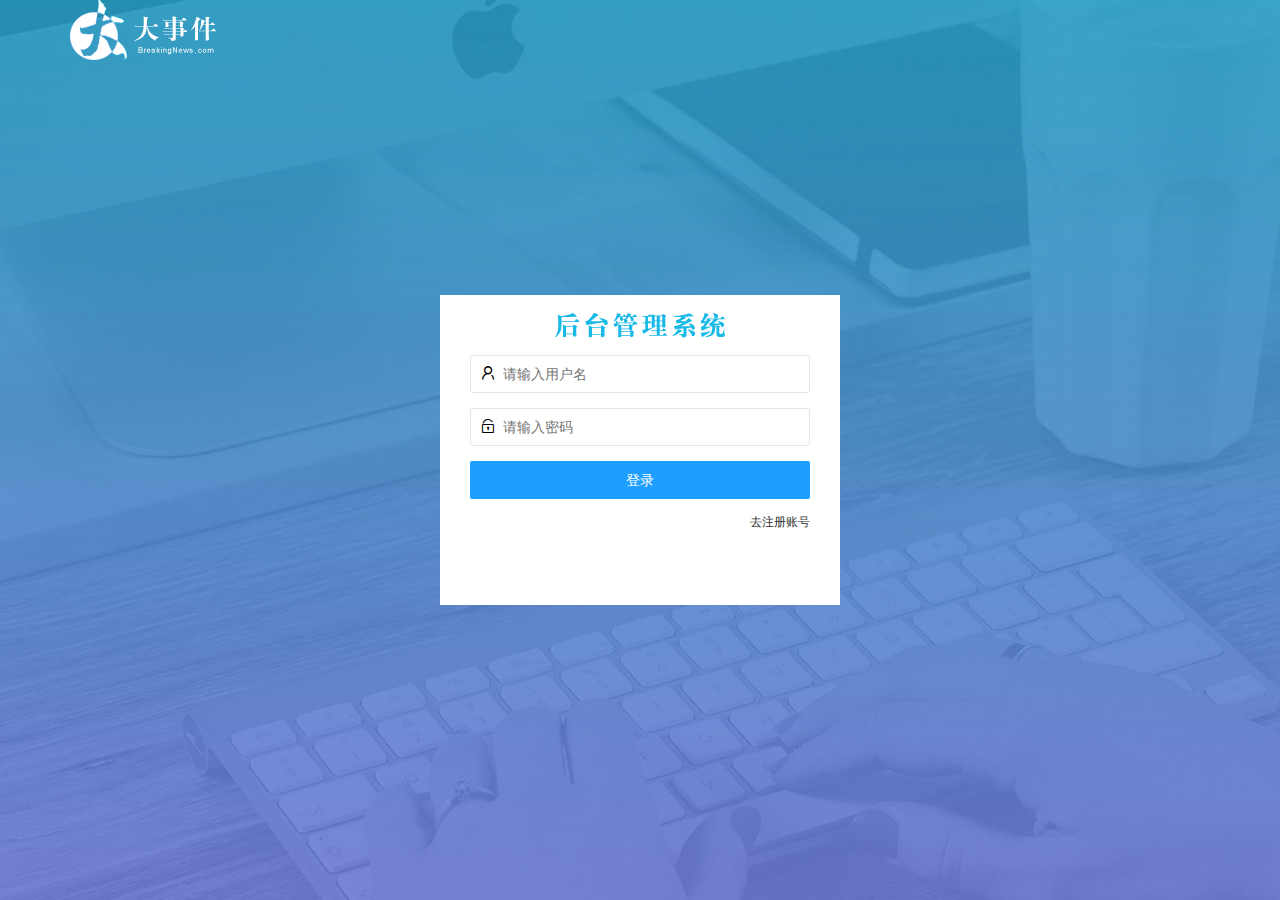
<file: login.html>
<!DOCTYPE html>
<html lang="en">

<head>
    <meta charset="UTF-8">
    <meta http-equiv="X-UA-Compatible" content="IE=edge">
    <meta name="viewport" content="width=device-width, initial-scale=1.0">
    <title>大事件-登录/注册</title>
    <!-- 导入Layui样式 -->
    <link rel="stylesheet" href="./assets/lib/layui/css/layui.css">
    <!-- 导入自己的样式 -->
    <link rel="stylesheet" href="./assets/css/login.css">

</head>


<body>
    <!-- 头部logo -->
    <div class="layui-main">
        <img src="./assets/images/logo.png" alt="">
    </div>

    <!-- 登录注册区域 -->
    <div class="loginAndRegBox">
        <div class="title-box"></div>
        <!-- 登录div -->
        <div class="login-box">
            <!-- 登录的表单 -->
            <form class="layui-form" id="form_login">
                <!-- 用户名 -->
                <div class="layui-form-item">
                    <i class="layui-icon layui-icon-username"></i>
                    <input type="text" name="username" required lay-verify="required" placeholder="请输入用户名" autocomplete="off" class="layui-input" />
                </div>
                <!-- 密码 -->
                <div class="layui-form-item">
                    <i class="layui-icon layui-icon-password"></i>
                    <input type="password" name="password" required lay-verify="required|pwd" placeholder="请输入密码" autocomplete="off" class="layui-input" />
                </div>
                <!-- 登录按钮 -->
                <div class="layui-form-item">
                    <!-- 注意：表单提交按钮和普通按钮的区别，就是 lay-submit 属性 -->
                    <button class="layui-btn layui-btn-fluid layui-btn-normal" lay-submit>登录</button>
                </div>
                <div class="layui-form-item links">
                    <a href="javascript:;" id="link_reg">去注册账号</a>
                </div>
            </form>
        </div>
        <!-- 注册div -->
        <div class="reg-box">
            <!-- 注册的表单 -->
            <form class="layui-form" id="form_reg">
                <!-- 用户名 -->
                <div class="layui-form-item">
                    <i class="layui-icon layui-icon-username"></i>
                    <input type="text" name="username" required lay-verify="required" placeholder="请输入用户名" autocomplete="off" class="layui-input" />
                </div>
                <!-- 密码 -->
                <div class="layui-form-item">
                    <i class="layui-icon layui-icon-password"></i>
                    <input type="password" name="password" required lay-verify="required|pwd" placeholder="请输入密码" autocomplete="off" class="layui-input" />
                </div>
                <!-- 确认密码 -->
                <div class="layui-form-item">
                    <i class="layui-icon layui-icon-password"></i>
                    <input type="password" name="repassword" required lay-verify="required|pwd|repwd" placeholder="请再次输入密码" autocomplete="off" class="layui-input" />
                </div>
                <!-- 注册按钮 -->
                <div class="layui-form-item">
                    <!-- 注意：表单提交按钮和普通按钮的区别，就是 lay-submit 属性 -->
                    <button class="layui-btn layui-btn-fluid layui-btn-normal" lay-submit>注册</button>
                </div>
                <div class="layui-form-item links">
                    <a href="javascript:;" id="link_login">去登录</a>
                </div>
            </form>

        </div>
    </div>

    <!-- 导入Layui的js文件 -->
    <script src="./assets/lib/layui/layui.all.js"></script>

    <!-- 导入jquery -->
    <script src="./assets/lib/jquery.js"></script>
    <!-- 导入自己封装的ajax地址js -->
    <script src="./assets/js/baseAPI.js"></script>
    <!-- 导入自己的javascript -->
    <script src="./assets/js/login.js"></script>
</body>

</html>
</file>
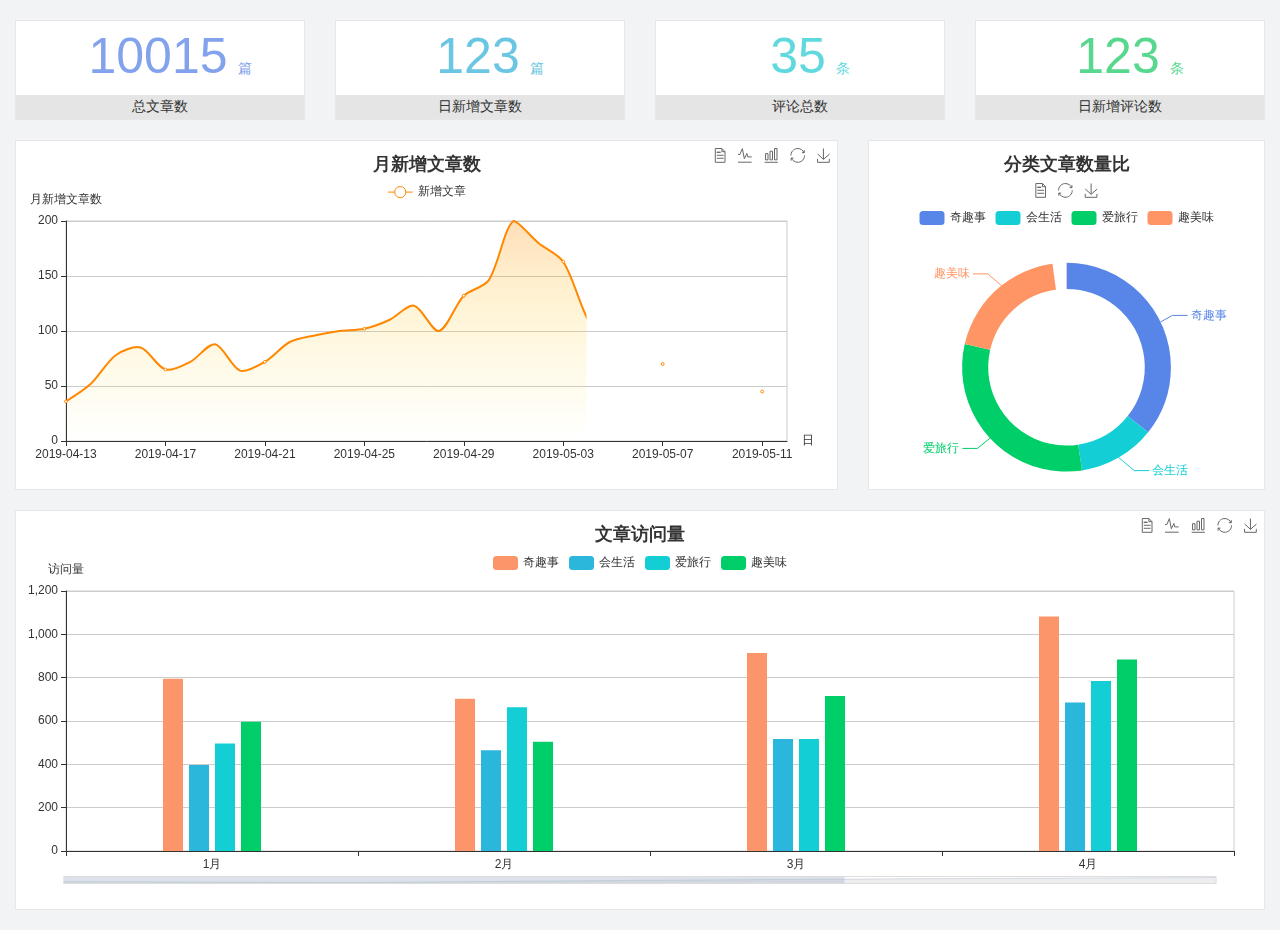
<file: home/dashboard.html>
<!DOCTYPE html>
<html lang="en">

<head>
  <meta charset="UTF-8">
  <meta name="viewport" content="width=device-width, initial-scale=1.0">
  <meta http-equiv="X-UA-Compatible" content="ie=edge">
  <title>图表统计</title>
  <link rel="stylesheet" href="../../assets/lib/bootstrap.css" />
  <link rel="stylesheet" href="../../assets/lib/main.css" />
  <script src="../../assets/lib/jquery.js"></script>
  <script type="text/javascript" src="../../assets/lib/echarts.min.js"></script>
</head>

<body>
  <div class="container-fluid">
    <div class="row spannel_list">
      <div class="col-sm-3 col-xs-6">
        <div class="spannel">
          <em>10015</em><span>篇</span>
          <b>总文章数</b>
        </div>
      </div>
      <div class="col-sm-3 col-xs-6">
        <div class="spannel scolor01">
          <em>123</em><span>篇</span>
          <b>日新增文章数</b>
        </div>
      </div>
      <div class="col-sm-3 col-xs-6">
        <div class="spannel scolor02">
          <em>35</em><span>条</span>
          <b>评论总数</b>
        </div>
      </div>
      <div class="col-sm-3 col-xs-6">
        <div class="spannel scolor03">
          <em>123</em><span>条</span>
          <b>日新增评论数</b>
        </div>
      </div>
    </div>
  </div>

  <div class="container-fluid">
    <div class="row curve-pie">
      <div class="col-lg-8 col-md-8">
        <div class="gragh_pannel" id="curve_show"></div>
      </div>
      <div class="col-lg-4 col-md-4">
        <div class="gragh_pannel" id="pie_show"></div>
      </div>
    </div>
  </div>

  <div class="container-fluid">
    <div class="column_pannel" id="column_show"></div>
  </div>

  <script>
    var oChart = echarts.init(document.getElementById('curve_show'));
    var aList_all = [
      { 'count': 36, 'date': '2019-04-13' },
      { 'count': 52, 'date': '2019-04-14' },
      { 'count': 78, 'date': '2019-04-15' },
      { 'count': 85, 'date': '2019-04-16' },
      { 'count': 65, 'date': '2019-04-17' },
      { 'count': 72, 'date': '2019-04-18' },
      { 'count': 88, 'date': '2019-04-19' },
      { 'count': 64, 'date': '2019-04-20' },
      { 'count': 72, 'date': '2019-04-21' },
      { 'count': 90, 'date': '2019-04-22' },
      { 'count': 96, 'date': '2019-04-23' },
      { 'count': 100, 'date': '2019-04-24' },
      { 'count': 102, 'date': '2019-04-25' },
      { 'count': 110, 'date': '2019-04-26' },
      { 'count': 123, 'date': '2019-04-27' },
      { 'count': 100, 'date': '2019-04-28' },
      { 'count': 132, 'date': '2019-04-29' },
      { 'count': 146, 'date': '2019-04-30' },
      { 'count': 200, 'date': '2019-05-01' },
      { 'count': 180, 'date': '2019-05-02' },
      { 'count': 163, 'date': '2019-05-03' },
      { 'count': 110, 'date': '2019-05-04' },
      { 'count': 80, 'date': '2019-05-05' },
      { 'count': 82, 'date': '2019-05-06' },
      { 'count': 70, 'date': '2019-05-07' },
      { 'count': 65, 'date': '2019-05-08' },
      { 'count': 54, 'date': '2019-05-09' },
      { 'count': 40, 'date': '2019-05-10' },
      { 'count': 45, 'date': '2019-05-11' },
      { 'count': 38, 'date': '2019-05-12' },
    ];

    let aCount = [];
    let aDate = [];

    for (var i = 0; i < aList_all.length; i++) {
      aCount.push(aList_all[i].count);
      aDate.push(aList_all[i].date);
    }

    var chartopt = {
      title: {
        text: '月新增文章数',
        left: 'center',
        top: '10'
      },
      tooltip: {
        trigger: 'axis'
      },
      legend: {
        data: ['新增文章'],
        top: '40'
      },
      toolbox: {
        show: true,
        feature: {
          mark: { show: true },
          dataView: { show: true, readOnly: false },
          magicType: { show: true, type: ['line', 'bar'] },
          restore: { show: true },
          saveAsImage: { show: true }
        }
      },
      calculable: true,
      xAxis: [
        {
          name: '日',
          type: 'category',
          boundaryGap: false,
          data: aDate
        }
      ],
      yAxis: [
        {
          name: '月新增文章数',
          type: 'value'
        }
      ],
      series: [
        {
          name: '新增文章',
          type: 'line',
          smooth: true,
          itemStyle: { normal: { areaStyle: { type: 'default' }, color: '#f80' }, lineStyle: { color: '#f80' } },
          data: aCount
        }],
      areaStyle: {
        normal: {
          color: new echarts.graphic.LinearGradient(0, 0, 0, 1, [{
            offset: 0,
            color: 'rgba(255,136,0,0.39)'
          }, {
            offset: .34,
            color: 'rgba(255,180,0,0.25)'
          }, {
            offset: 1,
            color: 'rgba(255,222,0,0.00)'
          }])

        }
      },
      grid: {
        show: true,
        x: 50,
        x2: 50,
        y: 80,
        height: 220
      }
    };

    oChart.setOption(chartopt);


    var oPie = echarts.init(document.getElementById('pie_show'));
    var oPieopt =
    {
      title: {
        top: 10,
        text: '分类文章数量比',
        x: 'center'
      },
      tooltip: {
        trigger: 'item',
        formatter: "{a} <br/>{b} : {c} ({d}%)"
      },
      color: ['#5885e8', '#13cfd5', '#00ce68', '#ff9565'],
      legend: {
        x: 'center',
        top: 65,
        data: ['奇趣事', '会生活', '爱旅行', '趣美味']
      },
      toolbox: {
        show: true,
        x: 'center',
        top: 35,
        feature: {
          mark: { show: true },
          dataView: { show: true, readOnly: false },
          magicType: {
            show: true,
            type: ['pie', 'funnel'],
            option: {
              funnel: {
                x: '25%',
                width: '50%',
                funnelAlign: 'left',
                max: 1548
              }
            }
          },
          restore: { show: true },
          saveAsImage: { show: true }
        }
      },
      calculable: true,
      series: [
        {
          name: '访问来源',
          type: 'pie',
          radius: ['45%', '60%'],
          center: ['50%', '65%'],
          data: [
            { value: 300, name: '奇趣事' },
            { value: 100, name: '会生活' },
            { value: 260, name: '爱旅行' },
            { value: 180, name: '趣美味' }
          ]
        }
      ]
    };
    oPie.setOption(oPieopt);



    var oColumn = this.echarts.init(document.getElementById('column_show'));
    var oColumnopt =
    {
      title: {
        text: '文章访问量',
        left: 'center',
        top: '10'
      },
      tooltip: {
        trigger: 'axis'
      },
      legend: {
        data: ['奇趣事', '会生活', '爱旅行', '趣美味'],
        top: '40'
      },
      toolbox: {
        show: true,
        feature: {
          mark: { show: true },
          dataView: { show: true, readOnly: false },
          magicType: { show: true, type: ['line', 'bar'] },
          restore: { show: true },
          saveAsImage: { show: true }
        }
      },
      calculable: true,
      xAxis: [
        {
          type: 'category',
          data: ['1月', '2月', '3月', '4月', '5月']
        }
      ],
      yAxis: [
        {
          name: '访问量',
          type: 'value'
        }
      ],
      series: [
        {
          name: '奇趣事',
          type: 'bar',
          barWidth: 20,
          itemStyle: {
            normal: { areaStyle: { type: 'default' }, color: '#fd956a' }
          },
          data: [800, 708, 920, 1090, 1200]
        },
        {
          name: '会生活',
          type: 'bar',
          barWidth: 20,
          itemStyle: {
            normal: { areaStyle: { type: 'default' }, color: '#2bb6db' }
          },
          data: [400, 468, 520, 690, 800]
        },
        {
          name: '爱旅行',
          type: 'bar',
          barWidth: 20,
          itemStyle: {
            normal: { areaStyle: { type: 'default' }, color: '#13cfd5' }
          },
          data: [500, 668, 520, 790, 900]
        },
        {
          name: '趣美味',
          type: 'bar',
          barWidth: 20,
          itemStyle: {
            normal: { areaStyle: { type: 'default' }, color: '#00ce68' }
          },
          data: [600, 508, 720, 890, 1000]
        }
      ],
      grid: {
        show: true,
        x: 50,
        x2: 30,
        y: 80,
        height: 260
      },
      dataZoom: [//给x轴设置滚动条
        {
          start: 0,//默认为0
          end: 100 - 1000 / 31,//默认为100
          type: 'slider',
          show: true,
          xAxisIndex: [0],
          handleSize: 0,//滑动条的 左右2个滑动条的大小
          height: 8,//组件高度
          left: 45, //左边的距离
          right: 50,//右边的距离
          bottom: 26,//右边的距离
          handleColor: '#ddd',//h滑动图标的颜色
          handleStyle: {
            borderColor: "#cacaca",
            borderWidth: "1",
            shadowBlur: 2,
            background: "#ddd",
            shadowColor: "#ddd",
          }
        }]
    };
    oColumn.setOption(oColumnopt);
  </script>
</body>

</html>
</file>
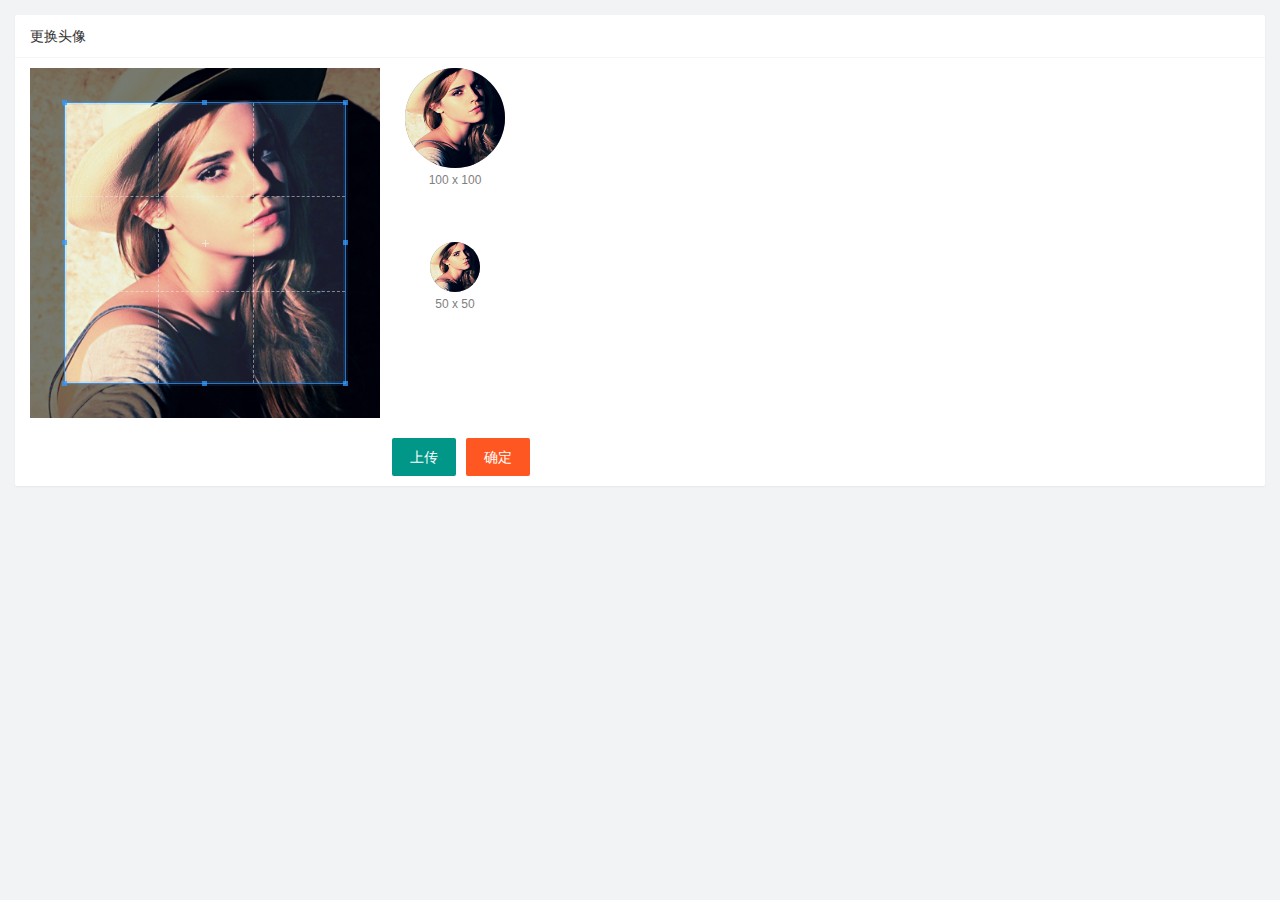
<file: user/user_avatar.html>
<!DOCTYPE html>
<html lang="en">

<head>
    <meta charset="UTF-8">
    <meta http-equiv="X-UA-Compatible" content="IE=edge">
    <meta name="viewport" content="width=device-width, initial-scale=1.0">
    <title>Document</title>
    <link rel="stylesheet" href="../assets/lib/layui/css/layui.css">
    <link rel="stylesheet" href="/assets/lib/cropper/cropper.css" />
    <link rel="stylesheet" href="../assets/css/user/user_avatar.css">

</head>

<body>
    <!-- 卡片区域 -->
    <div class="layui-card">
        <div class="layui-card-header">更换头像</div>
        <div class="layui-card-body">
            <!-- 第一行的图片裁剪和预览区域 -->
            <div class="row1">
                <!-- 图片裁剪区域 -->
                <div class="cropper-box">
                    <!-- 这个 img 标签很重要，将来会把它初始化为裁剪区域 -->
                    <img id="image" src="/assets/images/sample.jpg" />
                </div>
                <!-- 图片的预览区域 -->
                <div class="preview-box">
                    <div>
                        <!-- 宽高为 100px 的预览区域 -->
                        <div class="img-preview w100"></div>
                        <p class="size">100 x 100</p>
                    </div>
                    <div>
                        <!-- 宽高为 50px 的预览区域 -->
                        <div class="img-preview w50"></div>
                        <p class="size">50 x 50</p>
                    </div>
                </div>
            </div>

            <!-- 第二行的按钮区域 -->
            <div class="row2">
                <input type="file" id="file" accept="image/png,image/jpeg">
                <button type="button" class="layui-btn" id="btnChooseImage">上传</button>
                <button type="button" class="layui-btn layui-btn-danger" id="btnUpload">确定</button>
            </div>
        </div>
    </div>

    <script src="/assets/lib/layui/layui.all.js"></script>
    <script src="/assets/lib/jquery.js"></script>
    <script src="/assets/lib/cropper/Cropper.js"></script>
    <script src="/assets/lib/cropper/jquery-cropper.js"></script>
    <script src="/assets/js/user_avatar.js"></script>
</body>

</html>
</file>
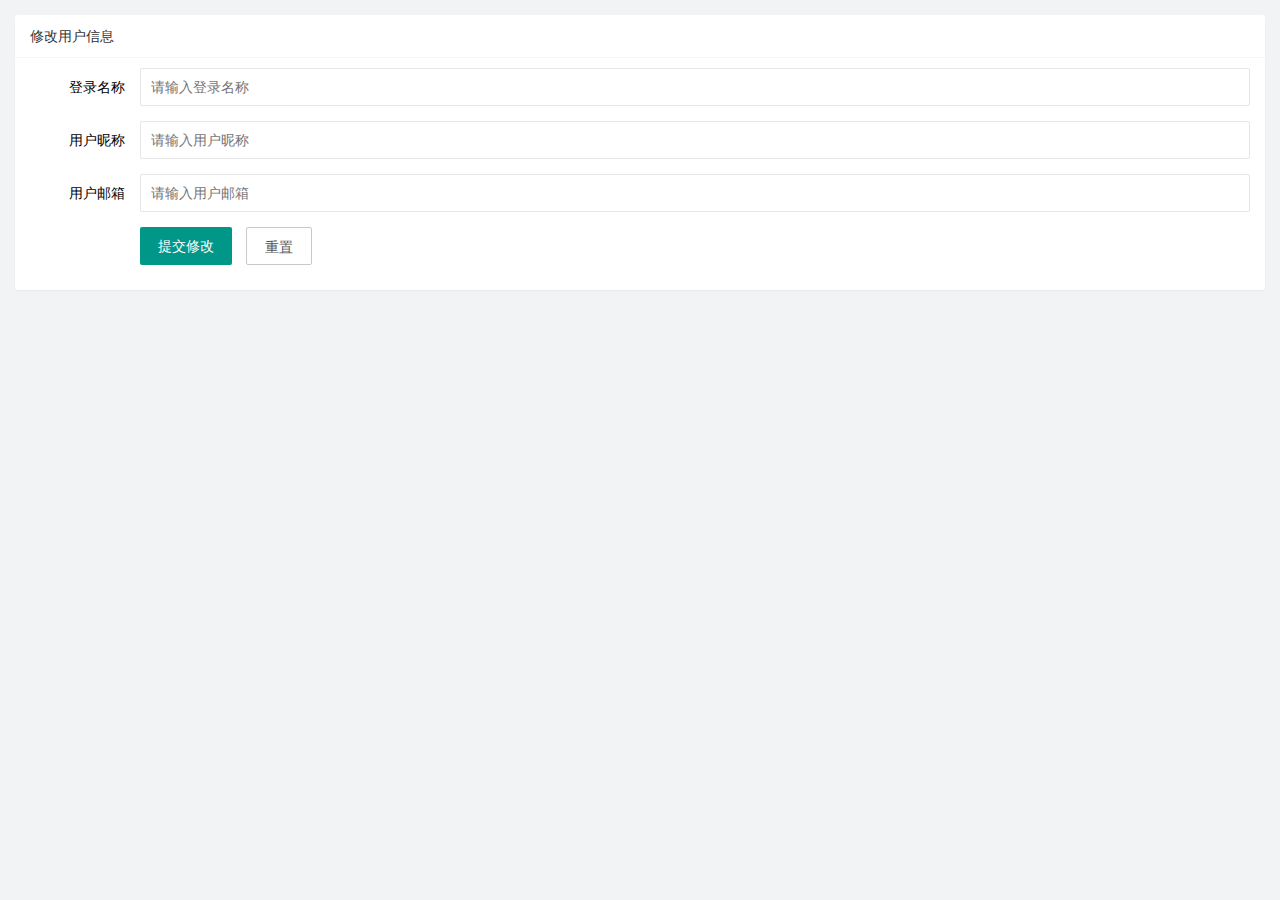
<file: user/user_info.html>
<!DOCTYPE html>
<html lang="en">

<head>
    <meta charset="UTF-8">
    <meta http-equiv="X-UA-Compatible" content="IE=edge">
    <meta name="viewport" content="width=device-width, initial-scale=1.0">
    <title>Document</title>
    <!-- 导入layui。css -->
    <link rel="stylesheet" href="../assets/lib/layui/css/layui.css">
    <!-- 导入自己css -->
    <link rel="stylesheet" href="../assets/css/user/user_info.css">
</head>

<body>
    <!-- 卡片区域 -->
    <div class="layui-card">
        <div class="layui-card-header">修改用户信息</div>
        <div class="layui-card-body">
            <!-- form 表单区域 -->
            <form class="layui-form" lay-filter="formUserInfo">
                <!-- 这是隐藏域 -->
                <input type="hidden" name="id" value="" />
                <div class="layui-form-item">
                    <label class="layui-form-label">登录名称</label>
                    <div class="layui-input-block">
                        <input type="text" name="username" required lay-verify="required" placeholder="请输入登录名称" autocomplete="off" class="layui-input" readonly />
                    </div>
                </div>
                <div class="layui-form-item">
                    <label class="layui-form-label">用户昵称</label>
                    <div class="layui-input-block">
                        <input type="text" name="nickname" required lay-verify="required|nickname" placeholder="请输入用户昵称" autocomplete="off" class="layui-input" />
                    </div>
                </div>
                <div class="layui-form-item"> <label class="layui-form-label">用户邮箱</label>
                    <div class="layui-input-block">
                        <input type="text" name="email" required lay-verify="required|email" placeholder="请输入用户邮箱" autocomplete="off" class="layui-input" />
                    </div>
                </div>
                <div class="layui-form-item">
                    <div class="layui-input-block">
                        <button class="layui-btn" lay-submit lay-filter="formDemo">提交修改</button>
                        <button type="reset" class="layui-btn layui-btn-primary" id="btnReset">重置</button>
                    </div>
                </div>
            </form>
        </div>
    </div>

    <!-- 导入layul.js -->
    <script src="../assets/lib/layui/layui.all.js"></script>
    <!-- 导入jquery.js -->
    <script src="../assets/lib/jquery.js"></script>
    <!-- 导入baseAPI -->
    <script src="../assets/js/baseAPI.js"></script>
    <!-- 导入user_info.js -->
    <script src="../assets/js/user_info.js"></script>

</body>

</html>
</file>
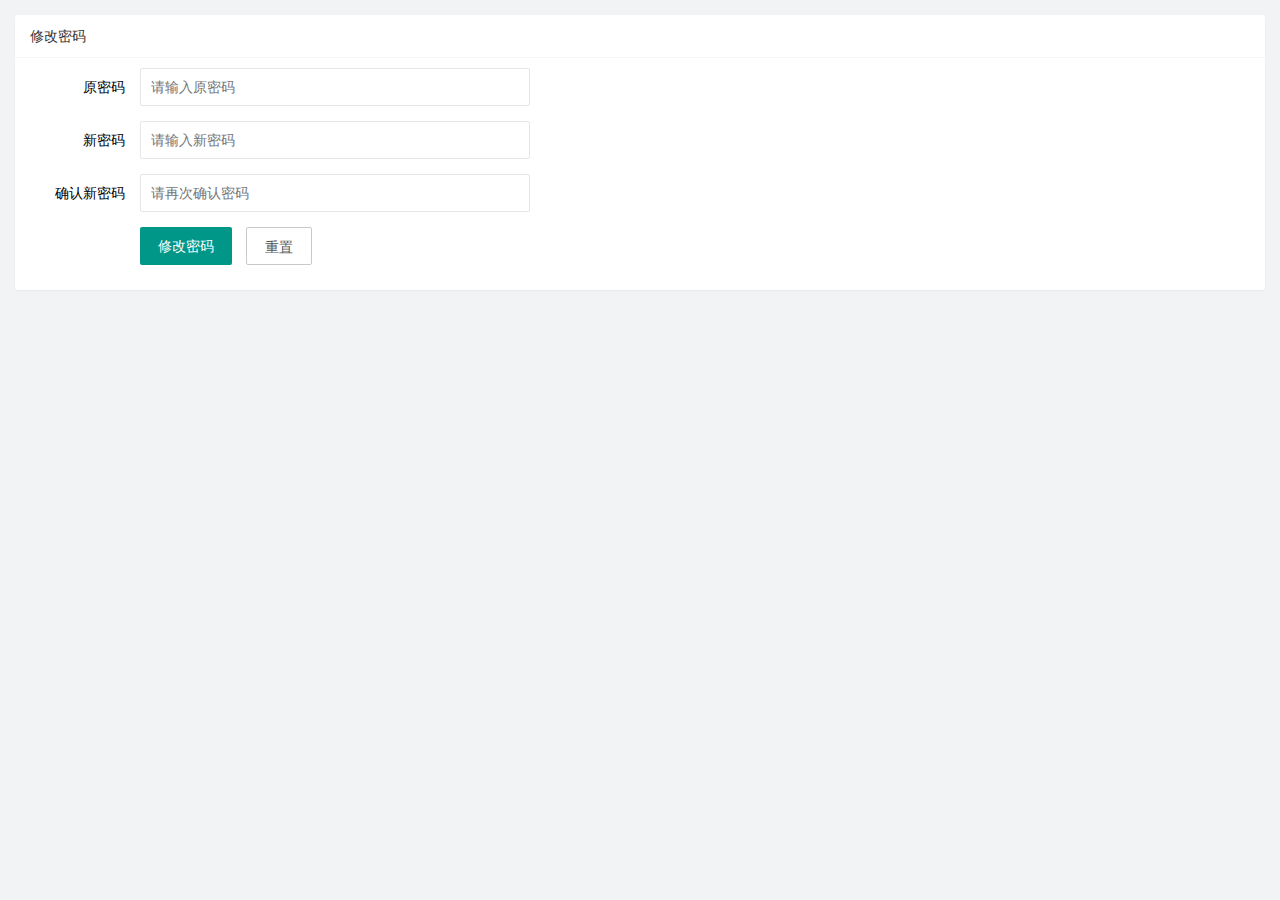
<file: user/user_pwd.html>
<!DOCTYPE html>
<html lang="en">

<head>
    <meta charset="UTF-8">
    <meta http-equiv="X-UA-Compatible" content="IE=edge">
    <meta name="viewport" content="width=device-width, initial-scale=1.0">
    <title>Document</title>
    <link rel="stylesheet" href="../assets/lib/layui/css/layui.css">
    <link rel="stylesheet" href="../assets/css/user/user_pwd.css">
</head>

<body>
    <!-- 卡片区域 -->
    <div class="layui-card">
        <div class="layui-card-header">修改密码</div>
        <div class="layui-card-body">
            <form class="layui-form">
                <div class="layui-form-item">
                    <label class="layui-form-label">原密码</label>
                    <div class="layui-input-block">
                        <input type="password" name="oldPwd" required lay-verify="required|pwd" placeholder="请输入原密码" autocomplete="off" class="layui-input" />
                    </div>
                </div>
                <div class="layui-form-item">
                    <label class="layui-form-label">新密码</label>
                    <div class="layui-input-block">
                        <input type="password" name="newPwd" required lay-verify="required|pwd|samePwd" placeholder="请输入新密码" autocomplete="off" class="layui-input" />
                    </div>
                </div>
                <div class="layui-form-item">
                    <label class="layui-form-label">确认新密码</label>
                    <div class="layui-input-block">
                        <input type="password" name="rePwd" required lay-verify="required|pwd|rePwd" placeholder="请再次确认密码" autocomplete="off" class="layui-input" />
                    </div>
                </div>
                <div class="layui-form-item">
                    <div class="layui-input-block">
                        <button class="layui-btn" lay-submit lay-filter="formDemo">修改密码</button>
                        <button type="reset" class="layui-btn layui-btn-primary">重置</button>
                    </div>
                </div>
            </form>
        </div>
        <script src="../assets/lib/layui/layui.all.js"></script>
        <script src="../assets/lib/jquery.js"></script>
        <script src="../assets/js/baseAPI.js"></script>
        <script src="../assets/js/user_pwd.js"></script>
    </div>
</body>

</html>
</file>
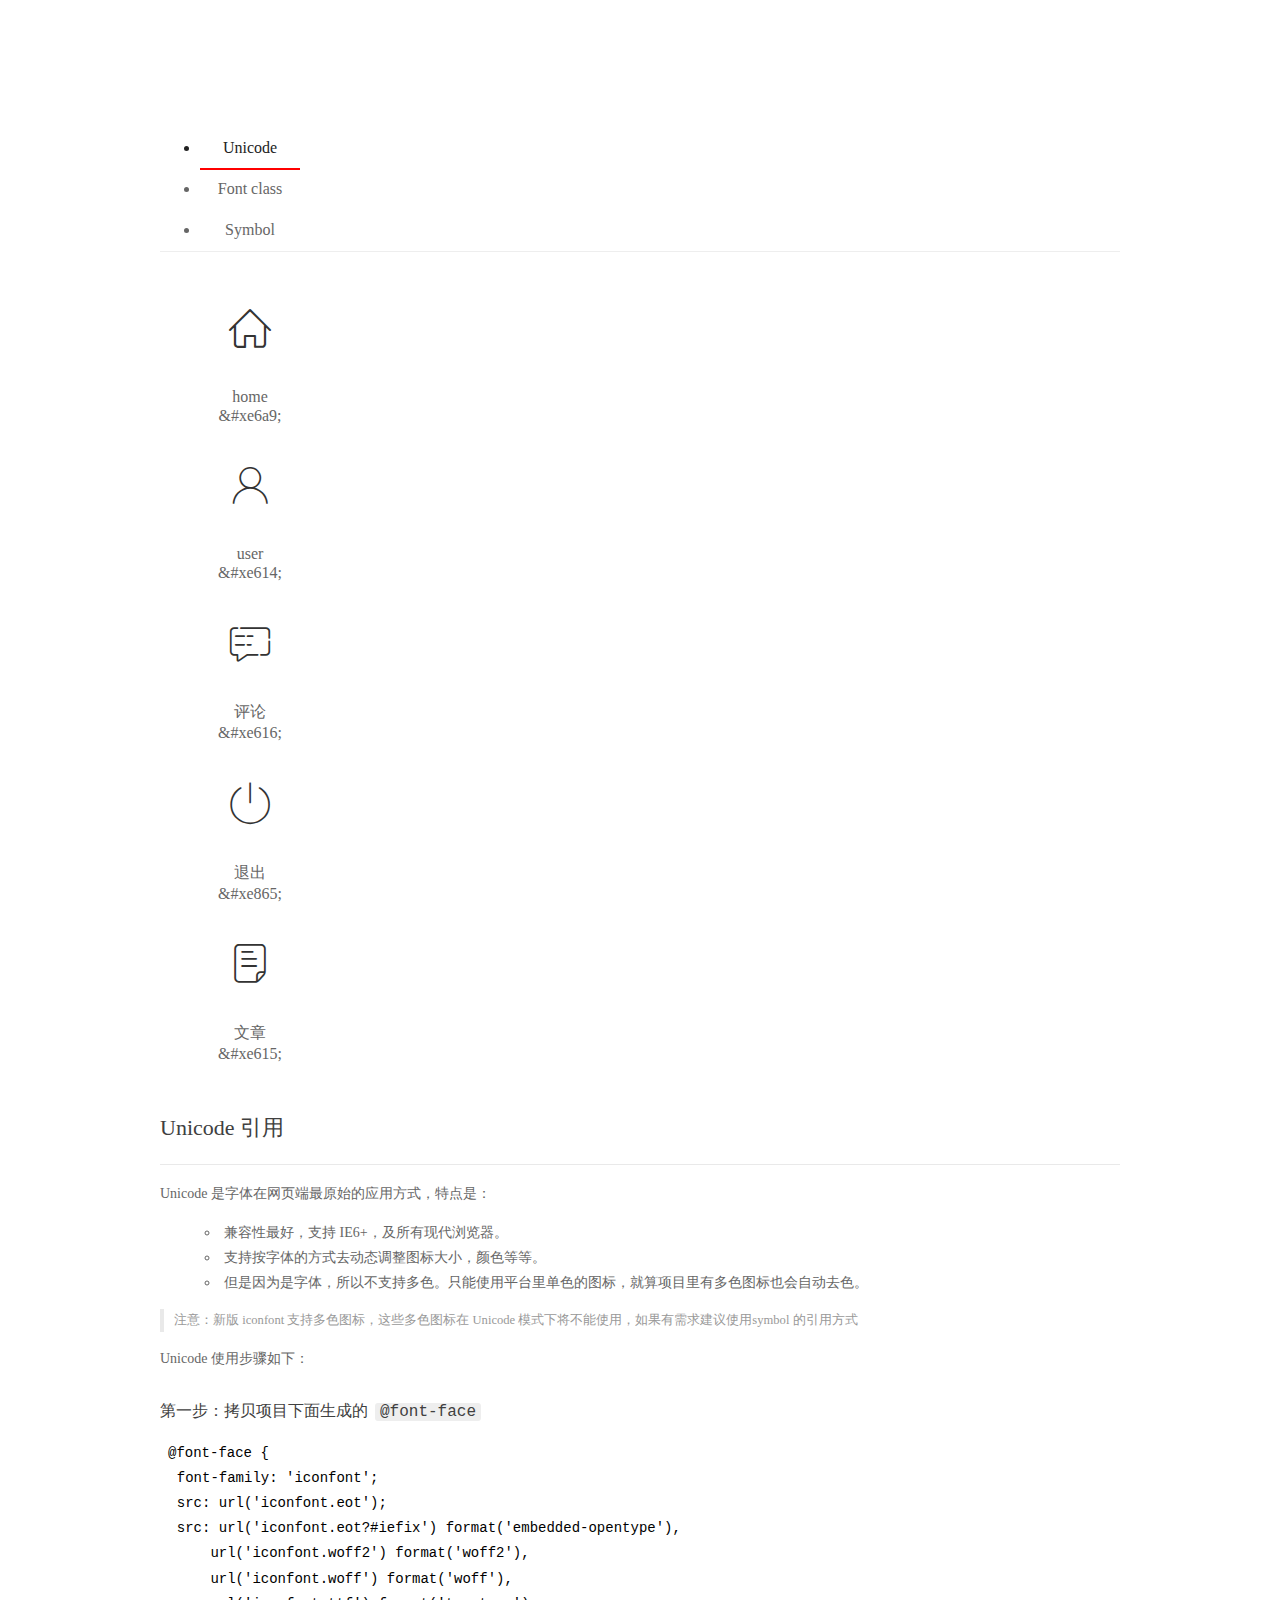
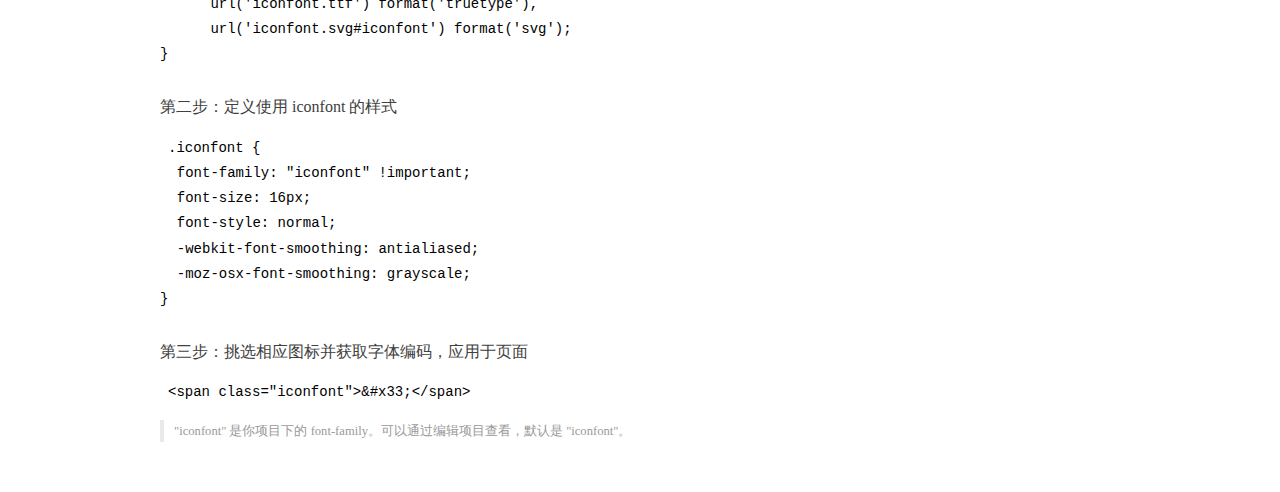
<file: assets/fonts/demo_index.html>
<!DOCTYPE html>
<html>
<head>
  <meta charset="utf-8"/>
  <title>IconFont Demo</title>
  <link rel="shortcut icon" href="https://gtms04.alicdn.com/tps/i4/TB1_oz6GVXXXXaFXpXXJDFnIXXX-64-64.ico" type="image/x-icon"/>
  <link rel="stylesheet" href="https://g.alicdn.com/thx/cube/1.3.2/cube.min.css">
  <link rel="stylesheet" href="demo.css">
  <link rel="stylesheet" href="iconfont.css">
  <script src="iconfont.js"></script>
  <!-- jQuery -->
  <script src="https://a1.alicdn.com/oss/uploads/2018/12/26/7bfddb60-08e8-11e9-9b04-53e73bb6408b.js"></script>
  <!-- 代码高亮 -->
  <script src="https://a1.alicdn.com/oss/uploads/2018/12/26/a3f714d0-08e6-11e9-8a15-ebf944d7534c.js"></script>
</head>
<body>
  <div class="main">
    <h1 class="logo"><a href="https://www.iconfont.cn/" title="iconfont 首页" target="_blank">&#xe86b;</a></h1>
    <div class="nav-tabs">
      <ul id="tabs" class="dib-box">
        <li class="dib active"><span>Unicode</span></li>
        <li class="dib"><span>Font class</span></li>
        <li class="dib"><span>Symbol</span></li>
      </ul>
      
    </div>
    <div class="tab-container">
      <div class="content unicode" style="display: block;">
          <ul class="icon_lists dib-box">
          
            <li class="dib">
              <span class="icon iconfont">&#xe6a9;</span>
                <div class="name">home</div>
                <div class="code-name">&amp;#xe6a9;</div>
              </li>
          
            <li class="dib">
              <span class="icon iconfont">&#xe614;</span>
                <div class="name">user</div>
                <div class="code-name">&amp;#xe614;</div>
              </li>
          
            <li class="dib">
              <span class="icon iconfont">&#xe616;</span>
                <div class="name">评论</div>
                <div class="code-name">&amp;#xe616;</div>
              </li>
          
            <li class="dib">
              <span class="icon iconfont">&#xe865;</span>
                <div class="name">退出</div>
                <div class="code-name">&amp;#xe865;</div>
              </li>
          
            <li class="dib">
              <span class="icon iconfont">&#xe615;</span>
                <div class="name">文章</div>
                <div class="code-name">&amp;#xe615;</div>
              </li>
          
          </ul>
          <div class="article markdown">
          <h2 id="unicode-">Unicode 引用</h2>
          <hr>

          <p>Unicode 是字体在网页端最原始的应用方式，特点是：</p>
          <ul>
            <li>兼容性最好，支持 IE6+，及所有现代浏览器。</li>
            <li>支持按字体的方式去动态调整图标大小，颜色等等。</li>
            <li>但是因为是字体，所以不支持多色。只能使用平台里单色的图标，就算项目里有多色图标也会自动去色。</li>
          </ul>
          <blockquote>
            <p>注意：新版 iconfont 支持多色图标，这些多色图标在 Unicode 模式下将不能使用，如果有需求建议使用symbol 的引用方式</p>
          </blockquote>
          <p>Unicode 使用步骤如下：</p>
          <h3 id="-font-face">第一步：拷贝项目下面生成的 <code>@font-face</code></h3>
<pre><code class="language-css"
>@font-face {
  font-family: 'iconfont';
  src: url('iconfont.eot');
  src: url('iconfont.eot?#iefix') format('embedded-opentype'),
      url('iconfont.woff2') format('woff2'),
      url('iconfont.woff') format('woff'),
      url('iconfont.ttf') format('truetype'),
      url('iconfont.svg#iconfont') format('svg');
}
</code></pre>
          <h3 id="-iconfont-">第二步：定义使用 iconfont 的样式</h3>
<pre><code class="language-css"
>.iconfont {
  font-family: "iconfont" !important;
  font-size: 16px;
  font-style: normal;
  -webkit-font-smoothing: antialiased;
  -moz-osx-font-smoothing: grayscale;
}
</code></pre>
          <h3 id="-">第三步：挑选相应图标并获取字体编码，应用于页面</h3>
<pre>
<code class="language-html"
>&lt;span class="iconfont"&gt;&amp;#x33;&lt;/span&gt;
</code></pre>
          <blockquote>
            <p>"iconfont" 是你项目下的 font-family。可以通过编辑项目查看，默认是 "iconfont"。</p>
          </blockquote>
          </div>
      </div>
      <div class="content font-class">
        <ul class="icon_lists dib-box">
          
          <li class="dib">
            <span class="icon iconfont icon-home"></span>
            <div class="name">
              home
            </div>
            <div class="code-name">.icon-home
            </div>
          </li>
          
          <li class="dib">
            <span class="icon iconfont icon-user"></span>
            <div class="name">
              user
            </div>
            <div class="code-name">.icon-user
            </div>
          </li>
          
          <li class="dib">
            <span class="icon iconfont icon-pinglun"></span>
            <div class="name">
              评论
            </div>
            <div class="code-name">.icon-pinglun
            </div>
          </li>
          
          <li class="dib">
            <span class="icon iconfont icon-tuichu"></span>
            <div class="name">
              退出
            </div>
            <div class="code-name">.icon-tuichu
            </div>
          </li>
          
          <li class="dib">
            <span class="icon iconfont icon-16"></span>
            <div class="name">
              文章
            </div>
            <div class="code-name">.icon-16
            </div>
          </li>
          
        </ul>
        <div class="article markdown">
        <h2 id="font-class-">font-class 引用</h2>
        <hr>

        <p>font-class 是 Unicode 使用方式的一种变种，主要是解决 Unicode 书写不直观，语意不明确的问题。</p>
        <p>与 Unicode 使用方式相比，具有如下特点：</p>
        <ul>
          <li>兼容性良好，支持 IE8+，及所有现代浏览器。</li>
          <li>相比于 Unicode 语意明确，书写更直观。可以很容易分辨这个 icon 是什么。</li>
          <li>因为使用 class 来定义图标，所以当要替换图标时，只需要修改 class 里面的 Unicode 引用。</li>
          <li>不过因为本质上还是使用的字体，所以多色图标还是不支持的。</li>
        </ul>
        <p>使用步骤如下：</p>
        <h3 id="-fontclass-">第一步：引入项目下面生成的 fontclass 代码：</h3>
<pre><code class="language-html">&lt;link rel="stylesheet" href="./iconfont.css"&gt;
</code></pre>
        <h3 id="-">第二步：挑选相应图标并获取类名，应用于页面：</h3>
<pre><code class="language-html">&lt;span class="iconfont icon-xxx"&gt;&lt;/span&gt;
</code></pre>
        <blockquote>
          <p>"
            iconfont" 是你项目下的 font-family。可以通过编辑项目查看，默认是 "iconfont"。</p>
        </blockquote>
      </div>
      </div>
      <div class="content symbol">
          <ul class="icon_lists dib-box">
          
            <li class="dib">
                <svg class="icon svg-icon" aria-hidden="true">
                  <use xlink:href="#icon-home"></use>
                </svg>
                <div class="name">home</div>
                <div class="code-name">#icon-home</div>
            </li>
          
            <li class="dib">
                <svg class="icon svg-icon" aria-hidden="true">
                  <use xlink:href="#icon-user"></use>
                </svg>
                <div class="name">user</div>
                <div class="code-name">#icon-user</div>
            </li>
          
            <li class="dib">
                <svg class="icon svg-icon" aria-hidden="true">
                  <use xlink:href="#icon-pinglun"></use>
                </svg>
                <div class="name">评论</div>
                <div class="code-name">#icon-pinglun</div>
            </li>
          
            <li class="dib">
                <svg class="icon svg-icon" aria-hidden="true">
                  <use xlink:href="#icon-tuichu"></use>
                </svg>
                <div class="name">退出</div>
                <div class="code-name">#icon-tuichu</div>
            </li>
          
            <li class="dib">
                <svg class="icon svg-icon" aria-hidden="true">
                  <use xlink:href="#icon-16"></use>
                </svg>
                <div class="name">文章</div>
                <div class="code-name">#icon-16</div>
            </li>
          
          </ul>
          <div class="article markdown">
          <h2 id="symbol-">Symbol 引用</h2>
          <hr>

          <p>这是一种全新的使用方式，应该说这才是未来的主流，也是平台目前推荐的用法。相关介绍可以参考这篇<a href="">文章</a>
            这种用法其实是做了一个 SVG 的集合，与另外两种相比具有如下特点：</p>
          <ul>
            <li>支持多色图标了，不再受单色限制。</li>
            <li>通过一些技巧，支持像字体那样，通过 <code>font-size</code>, <code>color</code> 来调整样式。</li>
            <li>兼容性较差，支持 IE9+，及现代浏览器。</li>
            <li>浏览器渲染 SVG 的性能一般，还不如 png。</li>
          </ul>
          <p>使用步骤如下：</p>
          <h3 id="-symbol-">第一步：引入项目下面生成的 symbol 代码：</h3>
<pre><code class="language-html">&lt;script src="./iconfont.js"&gt;&lt;/script&gt;
</code></pre>
          <h3 id="-css-">第二步：加入通用 CSS 代码（引入一次就行）：</h3>
<pre><code class="language-html">&lt;style&gt;
.icon {
  width: 1em;
  height: 1em;
  vertical-align: -0.15em;
  fill: currentColor;
  overflow: hidden;
}
&lt;/style&gt;
</code></pre>
          <h3 id="-">第三步：挑选相应图标并获取类名，应用于页面：</h3>
<pre><code class="language-html">&lt;svg class="icon" aria-hidden="true"&gt;
  &lt;use xlink:href="#icon-xxx"&gt;&lt;/use&gt;
&lt;/svg&gt;
</code></pre>
          </div>
      </div>

    </div>
  </div>
  <script>
  $(document).ready(function () {
      $('.tab-container .content:first').show()

      $('#tabs li').click(function (e) {
        var tabContent = $('.tab-container .content')
        var index = $(this).index()

        if ($(this).hasClass('active')) {
          return
        } else {
          $('#tabs li').removeClass('active')
          $(this).addClass('active')

          tabContent.hide().eq(index).fadeIn()
        }
      })
    })
  </script>
</body>
</html>
</file>
<file: assets/lib/layui/css/layui.css>
/** layui-v2.5.5 MIT License By https://www.layui.com */
 .layui-inline,img{display:inline-block;vertical-align:middle}h1,h2,h3,h4,h5,h6{font-weight:400}.layui-edge,.layui-header,.layui-inline,.layui-main{position:relative}.layui-body,.layui-edge,.layui-elip{overflow:hidden}.layui-btn,.layui-edge,.layui-inline,img{vertical-align:middle}.layui-btn,.layui-disabled,.layui-icon,.layui-unselect{-moz-user-select:none;-webkit-user-select:none;-ms-user-select:none}.layui-elip,.layui-form-checkbox span,.layui-form-pane .layui-form-label{text-overflow:ellipsis;white-space:nowrap}.layui-breadcrumb,.layui-tree-btnGroup{visibility:hidden}blockquote,body,button,dd,div,dl,dt,form,h1,h2,h3,h4,h5,h6,input,li,ol,p,pre,td,textarea,th,ul{margin:0;padding:0;-webkit-tap-highlight-color:rgba(0,0,0,0)}a:active,a:hover{outline:0}img{border:none}li{list-style:none}table{border-collapse:collapse;border-spacing:0}h4,h5,h6{font-size:100%}button,input,optgroup,option,select,textarea{font-family:inherit;font-size:inherit;font-style:inherit;font-weight:inherit;outline:0}pre{white-space:pre-wrap;white-space:-moz-pre-wrap;white-space:-pre-wrap;white-space:-o-pre-wrap;word-wrap:break-word}body{line-height:24px;font:14px Helvetica Neue,Helvetica,PingFang SC,Tahoma,Arial,sans-serif}hr{height:1px;margin:10px 0;border:0;clear:both}a{color:#333;text-decoration:none}a:hover{color:#777}a cite{font-style:normal;*cursor:pointer}.layui-border-box,.layui-border-box *{box-sizing:border-box}.layui-box,.layui-box *{box-sizing:content-box}.layui-clear{clear:both;*zoom:1}.layui-clear:after{content:'\20';clear:both;*zoom:1;display:block;height:0}.layui-inline{*display:inline;*zoom:1}.layui-edge{display:inline-block;width:0;height:0;border-width:6px;border-style:dashed;border-color:transparent}.layui-edge-top{top:-4px;border-bottom-color:#999;border-bottom-style:solid}.layui-edge-right{border-left-color:#999;border-left-style:solid}.layui-edge-bottom{top:2px;border-top-color:#999;border-top-style:solid}.layui-edge-left{border-right-color:#999;border-right-style:solid}.layui-disabled,.layui-disabled:hover{color:#d2d2d2!important;cursor:not-allowed!important}.layui-circle{border-radius:100%}.layui-show{display:block!important}.layui-hide{display:none!important}@font-face{font-family:layui-icon;src:url(../font/iconfont.eot?v=250);src:url(../font/iconfont.eot?v=250#iefix) format('embedded-opentype'),url(../font/iconfont.woff2?v=250) format('woff2'),url(../font/iconfont.woff?v=250) format('woff'),url(../font/iconfont.ttf?v=250) format('truetype'),url(../font/iconfont.svg?v=250#layui-icon) format('svg')}.layui-icon{font-family:layui-icon!important;font-size:16px;font-style:normal;-webkit-font-smoothing:antialiased;-moz-osx-font-smoothing:grayscale}.layui-icon-reply-fill:before{content:"\e611"}.layui-icon-set-fill:before{content:"\e614"}.layui-icon-menu-fill:before{content:"\e60f"}.layui-icon-search:before{content:"\e615"}.layui-icon-share:before{content:"\e641"}.layui-icon-set-sm:before{content:"\e620"}.layui-icon-engine:before{content:"\e628"}.layui-icon-close:before{content:"\1006"}.layui-icon-close-fill:before{content:"\1007"}.layui-icon-chart-screen:before{content:"\e629"}.layui-icon-star:before{content:"\e600"}.layui-icon-circle-dot:before{content:"\e617"}.layui-icon-chat:before{content:"\e606"}.layui-icon-release:before{content:"\e609"}.layui-icon-list:before{content:"\e60a"}.layui-icon-chart:before{content:"\e62c"}.layui-icon-ok-circle:before{content:"\1005"}.layui-icon-layim-theme:before{content:"\e61b"}.layui-icon-table:before{content:"\e62d"}.layui-icon-right:before{content:"\e602"}.layui-icon-left:before{content:"\e603"}.layui-icon-cart-simple:before{content:"\e698"}.layui-icon-face-cry:before{content:"\e69c"}.layui-icon-face-smile:before{content:"\e6af"}.layui-icon-survey:before{content:"\e6b2"}.layui-icon-tree:before{content:"\e62e"}.layui-icon-upload-circle:before{content:"\e62f"}.layui-icon-add-circle:before{content:"\e61f"}.layui-icon-download-circle:before{content:"\e601"}.layui-icon-templeate-1:before{content:"\e630"}.layui-icon-util:before{content:"\e631"}.layui-icon-face-surprised:before{content:"\e664"}.layui-icon-edit:before{content:"\e642"}.layui-icon-speaker:before{content:"\e645"}.layui-icon-down:before{content:"\e61a"}.layui-icon-file:before{content:"\e621"}.layui-icon-layouts:before{content:"\e632"}.layui-icon-rate-half:before{content:"\e6c9"}.layui-icon-add-circle-fine:before{content:"\e608"}.layui-icon-prev-circle:before{content:"\e633"}.layui-icon-read:before{content:"\e705"}.layui-icon-404:before{content:"\e61c"}.layui-icon-carousel:before{content:"\e634"}.layui-icon-help:before{content:"\e607"}.layui-icon-code-circle:before{content:"\e635"}.layui-icon-water:before{content:"\e636"}.layui-icon-username:before{content:"\e66f"}.layui-icon-find-fill:before{content:"\e670"}.layui-icon-about:before{content:"\e60b"}.layui-icon-location:before{content:"\e715"}.layui-icon-up:before{content:"\e619"}.layui-icon-pause:before{content:"\e651"}.layui-icon-date:before{content:"\e637"}.layui-icon-layim-uploadfile:before{content:"\e61d"}.layui-icon-delete:before{content:"\e640"}.layui-icon-play:before{content:"\e652"}.layui-icon-top:before{content:"\e604"}.layui-icon-friends:before{content:"\e612"}.layui-icon-refresh-3:before{content:"\e9aa"}.layui-icon-ok:before{content:"\e605"}.layui-icon-layer:before{content:"\e638"}.layui-icon-face-smile-fine:before{content:"\e60c"}.layui-icon-dollar:before{content:"\e659"}.layui-icon-group:before{content:"\e613"}.layui-icon-layim-download:before{content:"\e61e"}.layui-icon-picture-fine:before{content:"\e60d"}.layui-icon-link:before{content:"\e64c"}.layui-icon-diamond:before{content:"\e735"}.layui-icon-log:before{content:"\e60e"}.layui-icon-rate-solid:before{content:"\e67a"}.layui-icon-fonts-del:before{content:"\e64f"}.layui-icon-unlink:before{content:"\e64d"}.layui-icon-fonts-clear:before{content:"\e639"}.layui-icon-triangle-r:before{content:"\e623"}.layui-icon-circle:before{content:"\e63f"}.layui-icon-radio:before{content:"\e643"}.layui-icon-align-center:before{content:"\e647"}.layui-icon-align-right:before{content:"\e648"}.layui-icon-align-left:before{content:"\e649"}.layui-icon-loading-1:before{content:"\e63e"}.layui-icon-return:before{content:"\e65c"}.layui-icon-fonts-strong:before{content:"\e62b"}.layui-icon-upload:before{content:"\e67c"}.layui-icon-dialogue:before{content:"\e63a"}.layui-icon-video:before{content:"\e6ed"}.layui-icon-headset:before{content:"\e6fc"}.layui-icon-cellphone-fine:before{content:"\e63b"}.layui-icon-add-1:before{content:"\e654"}.layui-icon-face-smile-b:before{content:"\e650"}.layui-icon-fonts-html:before{content:"\e64b"}.layui-icon-form:before{content:"\e63c"}.layui-icon-cart:before{content:"\e657"}.layui-icon-camera-fill:before{content:"\e65d"}.layui-icon-tabs:before{content:"\e62a"}.layui-icon-fonts-code:before{content:"\e64e"}.layui-icon-fire:before{content:"\e756"}.layui-icon-set:before{content:"\e716"}.layui-icon-fonts-u:before{content:"\e646"}.layui-icon-triangle-d:before{content:"\e625"}.layui-icon-tips:before{content:"\e702"}.layui-icon-picture:before{content:"\e64a"}.layui-icon-more-vertical:before{content:"\e671"}.layui-icon-flag:before{content:"\e66c"}.layui-icon-loading:before{content:"\e63d"}.layui-icon-fonts-i:before{content:"\e644"}.layui-icon-refresh-1:before{content:"\e666"}.layui-icon-rmb:before{content:"\e65e"}.layui-icon-home:before{content:"\e68e"}.layui-icon-user:before{content:"\e770"}.layui-icon-notice:before{content:"\e667"}.layui-icon-login-weibo:before{content:"\e675"}.layui-icon-voice:before{content:"\e688"}.layui-icon-upload-drag:before{content:"\e681"}.layui-icon-login-qq:before{content:"\e676"}.layui-icon-snowflake:before{content:"\e6b1"}.layui-icon-file-b:before{content:"\e655"}.layui-icon-template:before{content:"\e663"}.layui-icon-auz:before{content:"\e672"}.layui-icon-console:before{content:"\e665"}.layui-icon-app:before{content:"\e653"}.layui-icon-prev:before{content:"\e65a"}.layui-icon-website:before{content:"\e7ae"}.layui-icon-next:before{content:"\e65b"}.layui-icon-component:before{content:"\e857"}.layui-icon-more:before{content:"\e65f"}.layui-icon-login-wechat:before{content:"\e677"}.layui-icon-shrink-right:before{content:"\e668"}.layui-icon-spread-left:before{content:"\e66b"}.layui-icon-camera:before{content:"\e660"}.layui-icon-note:before{content:"\e66e"}.layui-icon-refresh:before{content:"\e669"}.layui-icon-female:before{content:"\e661"}.layui-icon-male:before{content:"\e662"}.layui-icon-password:before{content:"\e673"}.layui-icon-senior:before{content:"\e674"}.layui-icon-theme:before{content:"\e66a"}.layui-icon-tread:before{content:"\e6c5"}.layui-icon-praise:before{content:"\e6c6"}.layui-icon-star-fill:before{content:"\e658"}.layui-icon-rate:before{content:"\e67b"}.layui-icon-template-1:before{content:"\e656"}.layui-icon-vercode:before{content:"\e679"}.layui-icon-cellphone:before{content:"\e678"}.layui-icon-screen-full:before{content:"\e622"}.layui-icon-screen-restore:before{content:"\e758"}.layui-icon-cols:before{content:"\e610"}.layui-icon-export:before{content:"\e67d"}.layui-icon-print:before{content:"\e66d"}.layui-icon-slider:before{content:"\e714"}.layui-icon-addition:before{content:"\e624"}.layui-icon-subtraction:before{content:"\e67e"}.layui-icon-service:before{content:"\e626"}.layui-icon-transfer:before{content:"\e691"}.layui-main{width:1140px;margin:0 auto}.layui-header{z-index:1000;height:60px}.layui-header a:hover{transition:all .5s;-webkit-transition:all .5s}.layui-side{position:fixed;left:0;top:0;bottom:0;z-index:999;width:200px;overflow-x:hidden}.layui-side-scroll{position:relative;width:220px;height:100%;overflow-x:hidden}.layui-body{position:absolute;left:200px;right:0;top:0;bottom:0;z-index:998;width:auto;overflow-y:auto;box-sizing:border-box}.layui-layout-body{overflow:hidden}.layui-layout-admin .layui-header{background-color:#23262E}.layui-layout-admin .layui-side{top:60px;width:200px;overflow-x:hidden}.layui-layout-admin .layui-body{position:fixed;top:60px;bottom:44px}.layui-layout-admin .layui-main{width:auto;margin:0 15px}.layui-layout-admin .layui-footer{position:fixed;left:200px;right:0;bottom:0;height:44px;line-height:44px;padding:0 15px;background-color:#eee}.layui-layout-admin .layui-logo{position:absolute;left:0;top:0;width:200px;height:100%;line-height:60px;text-align:center;color:#009688;font-size:16px}.layui-layout-admin .layui-header .layui-nav{background:0 0}.layui-layout-left{position:absolute!important;left:200px;top:0}.layui-layout-right{position:absolute!important;right:0;top:0}.layui-container{position:relative;margin:0 auto;padding:0 15px;box-sizing:border-box}.layui-fluid{position:relative;margin:0 auto;padding:0 15px}.layui-row:after,.layui-row:before{content:'';display:block;clear:both}.layui-col-lg1,.layui-col-lg10,.layui-col-lg11,.layui-col-lg12,.layui-col-lg2,.layui-col-lg3,.layui-col-lg4,.layui-col-lg5,.layui-col-lg6,.layui-col-lg7,.layui-col-lg8,.layui-col-lg9,.layui-col-md1,.layui-col-md10,.layui-col-md11,.layui-col-md12,.layui-col-md2,.layui-col-md3,.layui-col-md4,.layui-col-md5,.layui-col-md6,.layui-col-md7,.layui-col-md8,.layui-col-md9,.layui-col-sm1,.layui-col-sm10,.layui-col-sm11,.layui-col-sm12,.layui-col-sm2,.layui-col-sm3,.layui-col-sm4,.layui-col-sm5,.layui-col-sm6,.layui-col-sm7,.layui-col-sm8,.layui-col-sm9,.layui-col-xs1,.layui-col-xs10,.layui-col-xs11,.layui-col-xs12,.layui-col-xs2,.layui-col-xs3,.layui-col-xs4,.layui-col-xs5,.layui-col-xs6,.layui-col-xs7,.layui-col-xs8,.layui-col-xs9{position:relative;display:block;box-sizing:border-box}.layui-col-xs1,.layui-col-xs10,.layui-col-xs11,.layui-col-xs12,.layui-col-xs2,.layui-col-xs3,.layui-col-xs4,.layui-col-xs5,.layui-col-xs6,.layui-col-xs7,.layui-col-xs8,.layui-col-xs9{float:left}.layui-col-xs1{width:8.33333333%}.layui-col-xs2{width:16.66666667%}.layui-col-xs3{width:25%}.layui-col-xs4{width:33.33333333%}.layui-col-xs5{width:41.66666667%}.layui-col-xs6{width:50%}.layui-col-xs7{width:58.33333333%}.layui-col-xs8{width:66.66666667%}.layui-col-xs9{width:75%}.layui-col-xs10{width:83.33333333%}.layui-col-xs11{width:91.66666667%}.layui-col-xs12{width:100%}.layui-col-xs-offset1{margin-left:8.33333333%}.layui-col-xs-offset2{margin-left:16.66666667%}.layui-col-xs-offset3{margin-left:25%}.layui-col-xs-offset4{margin-left:33.33333333%}.layui-col-xs-offset5{margin-left:41.66666667%}.layui-col-xs-offset6{margin-left:50%}.layui-col-xs-offset7{margin-left:58.33333333%}.layui-col-xs-offset8{margin-left:66.66666667%}.layui-col-xs-offset9{margin-left:75%}.layui-col-xs-offset10{margin-left:83.33333333%}.layui-col-xs-offset11{margin-left:91.66666667%}.layui-col-xs-offset12{margin-left:100%}@media screen and (max-width:768px){.layui-hide-xs{display:none!important}.layui-show-xs-block{display:block!important}.layui-show-xs-inline{display:inline!important}.layui-show-xs-inline-block{display:inline-block!important}}@media screen and (min-width:768px){.layui-container{width:750px}.layui-hide-sm{display:none!important}.layui-show-sm-block{display:block!important}.layui-show-sm-inline{display:inline!important}.layui-show-sm-inline-block{display:inline-block!important}.layui-col-sm1,.layui-col-sm10,.layui-col-sm11,.layui-col-sm12,.layui-col-sm2,.layui-col-sm3,.layui-col-sm4,.layui-col-sm5,.layui-col-sm6,.layui-col-sm7,.layui-col-sm8,.layui-col-sm9{float:left}.layui-col-sm1{width:8.33333333%}.layui-col-sm2{width:16.66666667%}.layui-col-sm3{width:25%}.layui-col-sm4{width:33.33333333%}.layui-col-sm5{width:41.66666667%}.layui-col-sm6{width:50%}.layui-col-sm7{width:58.33333333%}.layui-col-sm8{width:66.66666667%}.layui-col-sm9{width:75%}.layui-col-sm10{width:83.33333333%}.layui-col-sm11{width:91.66666667%}.layui-col-sm12{width:100%}.layui-col-sm-offset1{margin-left:8.33333333%}.layui-col-sm-offset2{margin-left:16.66666667%}.layui-col-sm-offset3{margin-left:25%}.layui-col-sm-offset4{margin-left:33.33333333%}.layui-col-sm-offset5{margin-left:41.66666667%}.layui-col-sm-offset6{margin-left:50%}.layui-col-sm-offset7{margin-left:58.33333333%}.layui-col-sm-offset8{margin-left:66.66666667%}.layui-col-sm-offset9{margin-left:75%}.layui-col-sm-offset10{margin-left:83.33333333%}.layui-col-sm-offset11{margin-left:91.66666667%}.layui-col-sm-offset12{margin-left:100%}}@media screen and (min-width:992px){.layui-container{width:970px}.layui-hide-md{display:none!important}.layui-show-md-block{display:block!important}.layui-show-md-inline{display:inline!important}.layui-show-md-inline-block{display:inline-block!important}.layui-col-md1,.layui-col-md10,.layui-col-md11,.layui-col-md12,.layui-col-md2,.layui-col-md3,.layui-col-md4,.layui-col-md5,.layui-col-md6,.layui-col-md7,.layui-col-md8,.layui-col-md9{float:left}.layui-col-md1{width:8.33333333%}.layui-col-md2{width:16.66666667%}.layui-col-md3{width:25%}.layui-col-md4{width:33.33333333%}.layui-col-md5{width:41.66666667%}.layui-col-md6{width:50%}.layui-col-md7{width:58.33333333%}.layui-col-md8{width:66.66666667%}.layui-col-md9{width:75%}.layui-col-md10{width:83.33333333%}.layui-col-md11{width:91.66666667%}.layui-col-md12{width:100%}.layui-col-md-offset1{margin-left:8.33333333%}.layui-col-md-offset2{margin-left:16.66666667%}.layui-col-md-offset3{margin-left:25%}.layui-col-md-offset4{margin-left:33.33333333%}.layui-col-md-offset5{margin-left:41.66666667%}.layui-col-md-offset6{margin-left:50%}.layui-col-md-offset7{margin-left:58.33333333%}.layui-col-md-offset8{margin-left:66.66666667%}.layui-col-md-offset9{margin-left:75%}.layui-col-md-offset10{margin-left:83.33333333%}.layui-col-md-offset11{margin-left:91.66666667%}.layui-col-md-offset12{margin-left:100%}}@media screen and (min-width:1200px){.layui-container{width:1170px}.layui-hide-lg{display:none!important}.layui-show-lg-block{display:block!important}.layui-show-lg-inline{display:inline!important}.layui-show-lg-inline-block{display:inline-block!important}.layui-col-lg1,.layui-col-lg10,.layui-col-lg11,.layui-col-lg12,.layui-col-lg2,.layui-col-lg3,.layui-col-lg4,.layui-col-lg5,.layui-col-lg6,.layui-col-lg7,.layui-col-lg8,.layui-col-lg9{float:left}.layui-col-lg1{width:8.33333333%}.layui-col-lg2{width:16.66666667%}.layui-col-lg3{width:25%}.layui-col-lg4{width:33.33333333%}.layui-col-lg5{width:41.66666667%}.layui-col-lg6{width:50%}.layui-col-lg7{width:58.33333333%}.layui-col-lg8{width:66.66666667%}.layui-col-lg9{width:75%}.layui-col-lg10{width:83.33333333%}.layui-col-lg11{width:91.66666667%}.layui-col-lg12{width:100%}.layui-col-lg-offset1{margin-left:8.33333333%}.layui-col-lg-offset2{margin-left:16.66666667%}.layui-col-lg-offset3{margin-left:25%}.layui-col-lg-offset4{margin-left:33.33333333%}.layui-col-lg-offset5{margin-left:41.66666667%}.layui-col-lg-offset6{margin-left:50%}.layui-col-lg-offset7{margin-left:58.33333333%}.layui-col-lg-offset8{margin-left:66.66666667%}.layui-col-lg-offset9{margin-left:75%}.layui-col-lg-offset10{margin-left:83.33333333%}.layui-col-lg-offset11{margin-left:91.66666667%}.layui-col-lg-offset12{margin-left:100%}}.layui-col-space1{margin:-.5px}.layui-col-space1>*{padding:.5px}.layui-col-space3{margin:-1.5px}.layui-col-space3>*{padding:1.5px}.layui-col-space5{margin:-2.5px}.layui-col-space5>*{padding:2.5px}.layui-col-space8{margin:-3.5px}.layui-col-space8>*{padding:3.5px}.layui-col-space10{margin:-5px}.layui-col-space10>*{padding:5px}.layui-col-space12{margin:-6px}.layui-col-space12>*{padding:6px}.layui-col-space15{margin:-7.5px}.layui-col-space15>*{padding:7.5px}.layui-col-space18{margin:-9px}.layui-col-space18>*{padding:9px}.layui-col-space20{margin:-10px}.layui-col-space20>*{padding:10px}.layui-col-space22{margin:-11px}.layui-col-space22>*{padding:11px}.layui-col-space25{margin:-12.5px}.layui-col-space25>*{padding:12.5px}.layui-col-space30{margin:-15px}.layui-col-space30>*{padding:15px}.layui-btn,.layui-input,.layui-select,.layui-textarea,.layui-upload-button{outline:0;-webkit-appearance:none;transition:all .3s;-webkit-transition:all .3s;box-sizing:border-box}.layui-elem-quote{margin-bottom:10px;padding:15px;line-height:22px;border-left:5px solid #009688;border-radius:0 2px 2px 0;background-color:#f2f2f2}.layui-quote-nm{border-style:solid;border-width:1px 1px 1px 5px;background:0 0}.layui-elem-field{margin-bottom:10px;padding:0;border-width:1px;border-style:solid}.layui-elem-field legend{margin-left:20px;padding:0 10px;font-size:20px;font-weight:300}.layui-field-title{margin:10px 0 20px;border-width:1px 0 0}.layui-field-box{padding:10px 15px}.layui-field-title .layui-field-box{padding:10px 0}.layui-progress{position:relative;height:6px;border-radius:20px;background-color:#e2e2e2}.layui-progress-bar{position:absolute;left:0;top:0;width:0;max-width:100%;height:6px;border-radius:20px;text-align:right;background-color:#5FB878;transition:all .3s;-webkit-transition:all .3s}.layui-progress-big,.layui-progress-big .layui-progress-bar{height:18px;line-height:18px}.layui-progress-text{position:relative;top:-20px;line-height:18px;font-size:12px;color:#666}.layui-progress-big .layui-progress-text{position:static;padding:0 10px;color:#fff}.layui-collapse{border-width:1px;border-style:solid;border-radius:2px}.layui-colla-content,.layui-colla-item{border-top-width:1px;border-top-style:solid}.layui-colla-item:first-child{border-top:none}.layui-colla-title{position:relative;height:42px;line-height:42px;padding:0 15px 0 35px;color:#333;background-color:#f2f2f2;cursor:pointer;font-size:14px;overflow:hidden}.layui-colla-content{display:none;padding:10px 15px;line-height:22px;color:#666}.layui-colla-icon{position:absolute;left:15px;top:0;font-size:14px}.layui-card{margin-bottom:15px;border-radius:2px;background-color:#fff;box-shadow:0 1px 2px 0 rgba(0,0,0,.05)}.layui-card:last-child{margin-bottom:0}.layui-card-header{position:relative;height:42px;line-height:42px;padding:0 15px;border-bottom:1px solid #f6f6f6;color:#333;border-radius:2px 2px 0 0;font-size:14px}.layui-bg-black,.layui-bg-blue,.layui-bg-cyan,.layui-bg-green,.layui-bg-orange,.layui-bg-red{color:#fff!important}.layui-card-body{position:relative;padding:10px 15px;line-height:24px}.layui-card-body[pad15]{padding:15px}.layui-card-body[pad20]{padding:20px}.layui-card-body .layui-table{margin:5px 0}.layui-card .layui-tab{margin:0}.layui-panel-window{position:relative;padding:15px;border-radius:0;border-top:5px solid #E6E6E6;background-color:#fff}.layui-auxiliar-moving{position:fixed;left:0;right:0;top:0;bottom:0;width:100%;height:100%;background:0 0;z-index:9999999999}.layui-form-label,.layui-form-mid,.layui-form-select,.layui-input-block,.layui-input-inline,.layui-textarea{position:relative}.layui-bg-red{background-color:#FF5722!important}.layui-bg-orange{background-color:#FFB800!important}.layui-bg-green{background-color:#009688!important}.layui-bg-cyan{background-color:#2F4056!important}.layui-bg-blue{background-color:#1E9FFF!important}.layui-bg-black{background-color:#393D49!important}.layui-bg-gray{background-color:#eee!important;color:#666!important}.layui-badge-rim,.layui-colla-content,.layui-colla-item,.layui-collapse,.layui-elem-field,.layui-form-pane .layui-form-item[pane],.layui-form-pane .layui-form-label,.layui-input,.layui-layedit,.layui-layedit-tool,.layui-quote-nm,.layui-select,.layui-tab-bar,.layui-tab-card,.layui-tab-title,.layui-tab-title .layui-this:after,.layui-textarea{border-color:#e6e6e6}.layui-timeline-item:before,hr{background-color:#e6e6e6}.layui-text{line-height:22px;font-size:14px;color:#666}.layui-text h1,.layui-text h2,.layui-text h3{font-weight:500;color:#333}.layui-text h1{font-size:30px}.layui-text h2{font-size:24px}.layui-text h3{font-size:18px}.layui-text a:not(.layui-btn){color:#01AAED}.layui-text a:not(.layui-btn):hover{text-decoration:underline}.layui-text ul{padding:5px 0 5px 15px}.layui-text ul li{margin-top:5px;list-style-type:disc}.layui-text em,.layui-word-aux{color:#999!important;padding:0 5px!important}.layui-btn{display:inline-block;height:38px;line-height:38px;padding:0 18px;background-color:#009688;color:#fff;white-space:nowrap;text-align:center;font-size:14px;border:none;border-radius:2px;cursor:pointer}.layui-btn:hover{opacity:.8;filter:alpha(opacity=80);color:#fff}.layui-btn:active{opacity:1;filter:alpha(opacity=100)}.layui-btn+.layui-btn{margin-left:10px}.layui-btn-container{font-size:0}.layui-btn-container .layui-btn{margin-right:10px;margin-bottom:10px}.layui-btn-container .layui-btn+.layui-btn{margin-left:0}.layui-table .layui-btn-container .layui-btn{margin-bottom:9px}.layui-btn-radius{border-radius:100px}.layui-btn .layui-icon{margin-right:3px;font-size:18px;vertical-align:bottom;vertical-align:middle\9}.layui-btn-primary{border:1px solid #C9C9C9;background-color:#fff;color:#555}.layui-btn-primary:hover{border-color:#009688;color:#333}.layui-btn-normal{background-color:#1E9FFF}.layui-btn-warm{background-color:#FFB800}.layui-btn-danger{background-color:#FF5722}.layui-btn-checked{background-color:#5FB878}.layui-btn-disabled,.layui-btn-disabled:active,.layui-btn-disabled:hover{border:1px solid #e6e6e6;background-color:#FBFBFB;color:#C9C9C9;cursor:not-allowed;opacity:1}.layui-btn-lg{height:44px;line-height:44px;padding:0 25px;font-size:16px}.layui-btn-sm{height:30px;line-height:30px;padding:0 10px;font-size:12px}.layui-btn-sm i{font-size:16px!important}.layui-btn-xs{height:22px;line-height:22px;padding:0 5px;font-size:12px}.layui-btn-xs i{font-size:14px!important}.layui-btn-group{display:inline-block;vertical-align:middle;font-size:0}.layui-btn-group .layui-btn{margin-left:0!important;margin-right:0!important;border-left:1px solid rgba(255,255,255,.5);border-radius:0}.layui-btn-group .layui-btn-primary{border-left:none}.layui-btn-group .layui-btn-primary:hover{border-color:#C9C9C9;color:#009688}.layui-btn-group .layui-btn:first-child{border-left:none;border-radius:2px 0 0 2px}.layui-btn-group .layui-btn-primary:first-child{border-left:1px solid #c9c9c9}.layui-btn-group .layui-btn:last-child{border-radius:0 2px 2px 0}.layui-btn-group .layui-btn+.layui-btn{margin-left:0}.layui-btn-group+.layui-btn-group{margin-left:10px}.layui-btn-fluid{width:100%}.layui-input,.layui-select,.layui-textarea{height:38px;line-height:1.3;line-height:38px\9;border-width:1px;border-style:solid;background-color:#fff;border-radius:2px}.layui-input::-webkit-input-placeholder,.layui-select::-webkit-input-placeholder,.layui-textarea::-webkit-input-placeholder{line-height:1.3}.layui-input,.layui-textarea{display:block;width:100%;padding-left:10px}.layui-input:hover,.layui-textarea:hover{border-color:#D2D2D2!important}.layui-input:focus,.layui-textarea:focus{border-color:#C9C9C9!important}.layui-textarea{min-height:100px;height:auto;line-height:20px;padding:6px 10px;resize:vertical}.layui-select{padding:0 10px}.layui-form input[type=checkbox],.layui-form input[type=radio],.layui-form select{display:none}.layui-form [lay-ignore]{display:initial}.layui-form-item{margin-bottom:15px;clear:both;*zoom:1}.layui-form-item:after{content:'\20';clear:both;*zoom:1;display:block;height:0}.layui-form-label{float:left;display:block;padding:9px 15px;width:80px;font-weight:400;line-height:20px;text-align:right}.layui-form-label-col{display:block;float:none;padding:9px 0;line-height:20px;text-align:left}.layui-form-item .layui-inline{margin-bottom:5px;margin-right:10px}.layui-input-block{margin-left:110px;min-height:36px}.layui-input-inline{display:inline-block;vertical-align:middle}.layui-form-item .layui-input-inline{float:left;width:190px;margin-right:10px}.layui-form-text .layui-input-inline{width:auto}.layui-form-mid{float:left;display:block;padding:9px 0!important;line-height:20px;margin-right:10px}.layui-form-danger+.layui-form-select .layui-input,.layui-form-danger:focus{border-color:#FF5722!important}.layui-form-select .layui-input{padding-right:30px;cursor:pointer}.layui-form-select .layui-edge{position:absolute;right:10px;top:50%;margin-top:-3px;cursor:pointer;border-width:6px;border-top-color:#c2c2c2;border-top-style:solid;transition:all .3s;-webkit-transition:all .3s}.layui-form-select dl{display:none;position:absolute;left:0;top:42px;padding:5px 0;z-index:899;min-width:100%;border:1px solid #d2d2d2;max-height:300px;overflow-y:auto;background-color:#fff;border-radius:2px;box-shadow:0 2px 4px rgba(0,0,0,.12);box-sizing:border-box}.layui-form-select dl dd,.layui-form-select dl dt{padding:0 10px;line-height:36px;white-space:nowrap;overflow:hidden;text-overflow:ellipsis}.layui-form-select dl dt{font-size:12px;color:#999}.layui-form-select dl dd{cursor:pointer}.layui-form-select dl dd:hover{background-color:#f2f2f2;-webkit-transition:.5s all;transition:.5s all}.layui-form-select .layui-select-group dd{padding-left:20px}.layui-form-select dl dd.layui-select-tips{padding-left:10px!important;color:#999}.layui-form-select dl dd.layui-this{background-color:#5FB878;color:#fff}.layui-form-checkbox,.layui-form-select dl dd.layui-disabled{background-color:#fff}.layui-form-selected dl{display:block}.layui-form-checkbox,.layui-form-checkbox *,.layui-form-switch{display:inline-block;vertical-align:middle}.layui-form-selected .layui-edge{margin-top:-9px;-webkit-transform:rotate(180deg);transform:rotate(180deg);margin-top:-3px\9}:root .layui-form-selected .layui-edge{margin-top:-9px\0/IE9}.layui-form-selectup dl{top:auto;bottom:42px}.layui-select-none{margin:5px 0;text-align:center;color:#999}.layui-select-disabled .layui-disabled{border-color:#eee!important}.layui-select-disabled .layui-edge{border-top-color:#d2d2d2}.layui-form-checkbox{position:relative;height:30px;line-height:30px;margin-right:10px;padding-right:30px;cursor:pointer;font-size:0;-webkit-transition:.1s linear;transition:.1s linear;box-sizing:border-box}.layui-form-checkbox span{padding:0 10px;height:100%;font-size:14px;border-radius:2px 0 0 2px;background-color:#d2d2d2;color:#fff;overflow:hidden}.layui-form-checkbox:hover span{background-color:#c2c2c2}.layui-form-checkbox i{position:absolute;right:0;top:0;width:30px;height:28px;border:1px solid #d2d2d2;border-left:none;border-radius:0 2px 2px 0;color:#fff;font-size:20px;text-align:center}.layui-form-checkbox:hover i{border-color:#c2c2c2;color:#c2c2c2}.layui-form-checked,.layui-form-checked:hover{border-color:#5FB878}.layui-form-checked span,.layui-form-checked:hover span{background-color:#5FB878}.layui-form-checked i,.layui-form-checked:hover i{color:#5FB878}.layui-form-item .layui-form-checkbox{margin-top:4px}.layui-form-checkbox[lay-skin=primary]{height:auto!important;line-height:normal!important;min-width:18px;min-height:18px;border:none!important;margin-right:0;padding-left:28px;padding-right:0;background:0 0}.layui-form-checkbox[lay-skin=primary] span{padding-left:0;padding-right:15px;line-height:18px;background:0 0;color:#666}.layui-form-checkbox[lay-skin=primary] i{right:auto;left:0;width:16px;height:16px;line-height:16px;border:1px solid #d2d2d2;font-size:12px;border-radius:2px;background-color:#fff;-webkit-transition:.1s linear;transition:.1s linear}.layui-form-checkbox[lay-skin=primary]:hover i{border-color:#5FB878;color:#fff}.layui-form-checked[lay-skin=primary] i{border-color:#5FB878!important;background-color:#5FB878;color:#fff}.layui-checkbox-disbaled[lay-skin=primary] span{background:0 0!important;color:#c2c2c2}.layui-checkbox-disbaled[lay-skin=primary]:hover i{border-color:#d2d2d2}.layui-form-item .layui-form-checkbox[lay-skin=primary]{margin-top:10px}.layui-form-switch{position:relative;height:22px;line-height:22px;min-width:35px;padding:0 5px;margin-top:8px;border:1px solid #d2d2d2;border-radius:20px;cursor:pointer;background-color:#fff;-webkit-transition:.1s linear;transition:.1s linear}.layui-form-switch i{position:absolute;left:5px;top:3px;width:16px;height:16px;border-radius:20px;background-color:#d2d2d2;-webkit-transition:.1s linear;transition:.1s linear}.layui-form-switch em{position:relative;top:0;width:25px;margin-left:21px;padding:0!important;text-align:center!important;color:#999!important;font-style:normal!important;font-size:12px}.layui-form-onswitch{border-color:#5FB878;background-color:#5FB878}.layui-checkbox-disbaled,.layui-checkbox-disbaled i{border-color:#e2e2e2!important}.layui-form-onswitch i{left:100%;margin-left:-21px;background-color:#fff}.layui-form-onswitch em{margin-left:5px;margin-right:21px;color:#fff!important}.layui-checkbox-disbaled span{background-color:#e2e2e2!important}.layui-checkbox-disbaled:hover i{color:#fff!important}[lay-radio]{display:none}.layui-form-radio,.layui-form-radio *{display:inline-block;vertical-align:middle}.layui-form-radio{line-height:28px;margin:6px 10px 0 0;padding-right:10px;cursor:pointer;font-size:0}.layui-form-radio *{font-size:14px}.layui-form-radio>i{margin-right:8px;font-size:22px;color:#c2c2c2}.layui-form-radio>i:hover,.layui-form-radioed>i{color:#5FB878}.layui-radio-disbaled>i{color:#e2e2e2!important}.layui-form-pane .layui-form-label{width:110px;padding:8px 15px;height:38px;line-height:20px;border-width:1px;border-style:solid;border-radius:2px 0 0 2px;text-align:center;background-color:#FBFBFB;overflow:hidden;box-sizing:border-box}.layui-form-pane .layui-input-inline{margin-left:-1px}.layui-form-pane .layui-input-block{margin-left:110px;left:-1px}.layui-form-pane .layui-input{border-radius:0 2px 2px 0}.layui-form-pane .layui-form-text .layui-form-label{float:none;width:100%;border-radius:2px;box-sizing:border-box;text-align:left}.layui-form-pane .layui-form-text .layui-input-inline{display:block;margin:0;top:-1px;clear:both}.layui-form-pane .layui-form-text .layui-input-block{margin:0;left:0;top:-1px}.layui-form-pane .layui-form-text .layui-textarea{min-height:100px;border-radius:0 0 2px 2px}.layui-form-pane .layui-form-checkbox{margin:4px 0 4px 10px}.layui-form-pane .layui-form-radio,.layui-form-pane .layui-form-switch{margin-top:6px;margin-left:10px}.layui-form-pane .layui-form-item[pane]{position:relative;border-width:1px;border-style:solid}.layui-form-pane .layui-form-item[pane] .layui-form-label{position:absolute;left:0;top:0;height:100%;border-width:0 1px 0 0}.layui-form-pane .layui-form-item[pane] .layui-input-inline{margin-left:110px}@media screen and (max-width:450px){.layui-form-item .layui-form-label{text-overflow:ellipsis;overflow:hidden;white-space:nowrap}.layui-form-item .layui-inline{display:block;margin-right:0;margin-bottom:20px;clear:both}.layui-form-item .layui-inline:after{content:'\20';clear:both;display:block;height:0}.layui-form-item .layui-input-inline{display:block;float:none;left:-3px;width:auto;margin:0 0 10px 112px}.layui-form-item .layui-input-inline+.layui-form-mid{margin-left:110px;top:-5px;padding:0}.layui-form-item .layui-form-checkbox{margin-right:5px;margin-bottom:5px}}.layui-layedit{border-width:1px;border-style:solid;border-radius:2px}.layui-layedit-tool{padding:3px 5px;border-bottom-width:1px;border-bottom-style:solid;font-size:0}.layedit-tool-fixed{position:fixed;top:0;border-top:1px solid #e2e2e2}.layui-layedit-tool .layedit-tool-mid,.layui-layedit-tool .layui-icon{display:inline-block;vertical-align:middle;text-align:center;font-size:14px}.layui-layedit-tool .layui-icon{position:relative;width:32px;height:30px;line-height:30px;margin:3px 5px;color:#777;cursor:pointer;border-radius:2px}.layui-layedit-tool .layui-icon:hover{color:#393D49}.layui-layedit-tool .layui-icon:active{color:#000}.layui-layedit-tool .layedit-tool-active{background-color:#e2e2e2;color:#000}.layui-layedit-tool .layui-disabled,.layui-layedit-tool .layui-disabled:hover{color:#d2d2d2;cursor:not-allowed}.layui-layedit-tool .layedit-tool-mid{width:1px;height:18px;margin:0 10px;background-color:#d2d2d2}.layedit-tool-html{width:50px!important;font-size:30px!important}.layedit-tool-b,.layedit-tool-code,.layedit-tool-help{font-size:16px!important}.layedit-tool-d,.layedit-tool-face,.layedit-tool-image,.layedit-tool-unlink{font-size:18px!important}.layedit-tool-image input{position:absolute;font-size:0;left:0;top:0;width:100%;height:100%;opacity:.01;filter:Alpha(opacity=1);cursor:pointer}.layui-layedit-iframe iframe{display:block;width:100%}#LAY_layedit_code{overflow:hidden}.layui-laypage{display:inline-block;*display:inline;*zoom:1;vertical-align:middle;margin:10px 0;font-size:0}.layui-laypage>a:first-child,.layui-laypage>a:first-child em{border-radius:2px 0 0 2px}.layui-laypage>a:last-child,.layui-laypage>a:last-child em{border-radius:0 2px 2px 0}.layui-laypage>:first-child{margin-left:0!important}.layui-laypage>:last-child{margin-right:0!important}.layui-laypage a,.layui-laypage button,.layui-laypage input,.layui-laypage select,.layui-laypage span{border:1px solid #e2e2e2}.layui-laypage a,.layui-laypage span{display:inline-block;*display:inline;*zoom:1;vertical-align:middle;padding:0 15px;height:28px;line-height:28px;margin:0 -1px 5px 0;background-color:#fff;color:#333;font-size:12px}.layui-flow-more a *,.layui-laypage input,.layui-table-view select[lay-ignore]{display:inline-block}.layui-laypage a:hover{color:#009688}.layui-laypage em{font-style:normal}.layui-laypage .layui-laypage-spr{color:#999;font-weight:700}.layui-laypage a{text-decoration:none}.layui-laypage .layui-laypage-curr{position:relative}.layui-laypage .layui-laypage-curr em{position:relative;color:#fff}.layui-laypage .layui-laypage-curr .layui-laypage-em{position:absolute;left:-1px;top:-1px;padding:1px;width:100%;height:100%;background-color:#009688}.layui-laypage-em{border-radius:2px}.layui-laypage-next em,.layui-laypage-prev em{font-family:Sim sun;font-size:16px}.layui-laypage .layui-laypage-count,.layui-laypage .layui-laypage-limits,.layui-laypage .layui-laypage-refresh,.layui-laypage .layui-laypage-skip{margin-left:10px;margin-right:10px;padding:0;border:none}.layui-laypage .layui-laypage-limits,.layui-laypage .layui-laypage-refresh{vertical-align:top}.layui-laypage .layui-laypage-refresh i{font-size:18px;cursor:pointer}.layui-laypage select{height:22px;padding:3px;border-radius:2px;cursor:pointer}.layui-laypage .layui-laypage-skip{height:30px;line-height:30px;color:#999}.layui-laypage button,.layui-laypage input{height:30px;line-height:30px;border-radius:2px;vertical-align:top;background-color:#fff;box-sizing:border-box}.layui-laypage input{width:40px;margin:0 10px;padding:0 3px;text-align:center}.layui-laypage input:focus,.layui-laypage select:focus{border-color:#009688!important}.layui-laypage button{margin-left:10px;padding:0 10px;cursor:pointer}.layui-table,.layui-table-view{margin:10px 0}.layui-flow-more{margin:10px 0;text-align:center;color:#999;font-size:14px}.layui-flow-more a{height:32px;line-height:32px}.layui-flow-more a *{vertical-align:top}.layui-flow-more a cite{padding:0 20px;border-radius:3px;background-color:#eee;color:#333;font-style:normal}.layui-flow-more a cite:hover{opacity:.8}.layui-flow-more a i{font-size:30px;color:#737383}.layui-table{width:100%;background-color:#fff;color:#666}.layui-table tr{transition:all .3s;-webkit-transition:all .3s}.layui-table th{text-align:left;font-weight:400}.layui-table tbody tr:hover,.layui-table thead tr,.layui-table-click,.layui-table-header,.layui-table-hover,.layui-table-mend,.layui-table-patch,.layui-table-tool,.layui-table-total,.layui-table-total tr,.layui-table[lay-even] tr:nth-child(even){background-color:#f2f2f2}.layui-table td,.layui-table th,.layui-table-col-set,.layui-table-fixed-r,.layui-table-grid-down,.layui-table-header,.layui-table-page,.layui-table-tips-main,.layui-table-tool,.layui-table-total,.layui-table-view,.layui-table[lay-skin=line],.layui-table[lay-skin=row]{border-width:1px;border-style:solid;border-color:#e6e6e6}.layui-table td,.layui-table th{position:relative;padding:9px 15px;min-height:20px;line-height:20px;font-size:14px}.layui-table[lay-skin=line] td,.layui-table[lay-skin=line] th{border-width:0 0 1px}.layui-table[lay-skin=row] td,.layui-table[lay-skin=row] th{border-width:0 1px 0 0}.layui-table[lay-skin=nob] td,.layui-table[lay-skin=nob] th{border:none}.layui-table img{max-width:100px}.layui-table[lay-size=lg] td,.layui-table[lay-size=lg] th{padding:15px 30px}.layui-table-view .layui-table[lay-size=lg] .layui-table-cell{height:40px;line-height:40px}.layui-table[lay-size=sm] td,.layui-table[lay-size=sm] th{font-size:12px;padding:5px 10px}.layui-table-view .layui-table[lay-size=sm] .layui-table-cell{height:20px;line-height:20px}.layui-table[lay-data]{display:none}.layui-table-box{position:relative;overflow:hidden}.layui-table-view .layui-table{position:relative;width:auto;margin:0}.layui-table-view .layui-table[lay-skin=line]{border-width:0 1px 0 0}.layui-table-view .layui-table[lay-skin=row]{border-width:0 0 1px}.layui-table-view .layui-table td,.layui-table-view .layui-table th{padding:5px 0;border-top:none;border-left:none}.layui-table-view .layui-table th.layui-unselect .layui-table-cell span{cursor:pointer}.layui-table-view .layui-table td{cursor:default}.layui-table-view .layui-table td[data-edit=text]{cursor:text}.layui-table-view .layui-form-checkbox[lay-skin=primary] i{width:18px;height:18px}.layui-table-view .layui-form-radio{line-height:0;padding:0}.layui-table-view .layui-form-radio>i{margin:0;font-size:20px}.layui-table-init{position:absolute;left:0;top:0;width:100%;height:100%;text-align:center;z-index:110}.layui-table-init .layui-icon{position:absolute;left:50%;top:50%;margin:-15px 0 0 -15px;font-size:30px;color:#c2c2c2}.layui-table-header{border-width:0 0 1px;overflow:hidden}.layui-table-header .layui-table{margin-bottom:-1px}.layui-table-tool .layui-inline[lay-event]{position:relative;width:26px;height:26px;padding:5px;line-height:16px;margin-right:10px;text-align:center;color:#333;border:1px solid #ccc;cursor:pointer;-webkit-transition:.5s all;transition:.5s all}.layui-table-tool .layui-inline[lay-event]:hover{border:1px solid #999}.layui-table-tool-temp{padding-right:120px}.layui-table-tool-self{position:absolute;right:17px;top:10px}.layui-table-tool .layui-table-tool-self .layui-inline[lay-event]{margin:0 0 0 10px}.layui-table-tool-panel{position:absolute;top:29px;left:-1px;padding:5px 0;min-width:150px;min-height:40px;border:1px solid #d2d2d2;text-align:left;overflow-y:auto;background-color:#fff;box-shadow:0 2px 4px rgba(0,0,0,.12)}.layui-table-cell,.layui-table-tool-panel li{overflow:hidden;text-overflow:ellipsis;white-space:nowrap}.layui-table-tool-panel li{padding:0 10px;line-height:30px;-webkit-transition:.5s all;transition:.5s all}.layui-table-tool-panel li .layui-form-checkbox[lay-skin=primary]{width:100%;padding-left:28px}.layui-table-tool-panel li:hover{background-color:#f2f2f2}.layui-table-tool-panel li .layui-form-checkbox[lay-skin=primary] i{position:absolute;left:0;top:0}.layui-table-tool-panel li .layui-form-checkbox[lay-skin=primary] span{padding:0}.layui-table-tool .layui-table-tool-self .layui-table-tool-panel{left:auto;right:-1px}.layui-table-col-set{position:absolute;right:0;top:0;width:20px;height:100%;border-width:0 0 0 1px;background-color:#fff}.layui-table-sort{width:10px;height:20px;margin-left:5px;cursor:pointer!important}.layui-table-sort .layui-edge{position:absolute;left:5px;border-width:5px}.layui-table-sort .layui-table-sort-asc{top:3px;border-top:none;border-bottom-style:solid;border-bottom-color:#b2b2b2}.layui-table-sort .layui-table-sort-asc:hover{border-bottom-color:#666}.layui-table-sort .layui-table-sort-desc{bottom:5px;border-bottom:none;border-top-style:solid;border-top-color:#b2b2b2}.layui-table-sort .layui-table-sort-desc:hover{border-top-color:#666}.layui-table-sort[lay-sort=asc] .layui-table-sort-asc{border-bottom-color:#000}.layui-table-sort[lay-sort=desc] .layui-table-sort-desc{border-top-color:#000}.layui-table-cell{height:28px;line-height:28px;padding:0 15px;position:relative;box-sizing:border-box}.layui-table-cell .layui-form-checkbox[lay-skin=primary]{top:-1px;padding:0}.layui-table-cell .layui-table-link{color:#01AAED}.laytable-cell-checkbox,.laytable-cell-numbers,.laytable-cell-radio,.laytable-cell-space{padding:0;text-align:center}.layui-table-body{position:relative;overflow:auto;margin-right:-1px;margin-bottom:-1px}.layui-table-body .layui-none{line-height:26px;padding:15px;text-align:center;color:#999}.layui-table-fixed{position:absolute;left:0;top:0;z-index:101}.layui-table-fixed .layui-table-body{overflow:hidden}.layui-table-fixed-l{box-shadow:0 -1px 8px rgba(0,0,0,.08)}.layui-table-fixed-r{left:auto;right:-1px;border-width:0 0 0 1px;box-shadow:-1px 0 8px rgba(0,0,0,.08)}.layui-table-fixed-r .layui-table-header{position:relative;overflow:visible}.layui-table-mend{position:absolute;right:-49px;top:0;height:100%;width:50px}.layui-table-tool{position:relative;z-index:890;width:100%;min-height:50px;line-height:30px;padding:10px 15px;border-width:0 0 1px}.layui-table-tool .layui-btn-container{margin-bottom:-10px}.layui-table-page,.layui-table-total{border-width:1px 0 0;margin-bottom:-1px;overflow:hidden}.layui-table-page{position:relative;width:100%;padding:7px 7px 0;height:41px;font-size:12px;white-space:nowrap}.layui-table-page>div{height:26px}.layui-table-page .layui-laypage{margin:0}.layui-table-page .layui-laypage a,.layui-table-page .layui-laypage span{height:26px;line-height:26px;margin-bottom:10px;border:none;background:0 0}.layui-table-page .layui-laypage a,.layui-table-page .layui-laypage span.layui-laypage-curr{padding:0 12px}.layui-table-page .layui-laypage span{margin-left:0;padding:0}.layui-table-page .layui-laypage .layui-laypage-prev{margin-left:-7px!important}.layui-table-page .layui-laypage .layui-laypage-curr .layui-laypage-em{left:0;top:0;padding:0}.layui-table-page .layui-laypage button,.layui-table-page .layui-laypage input{height:26px;line-height:26px}.layui-table-page .layui-laypage input{width:40px}.layui-table-page .layui-laypage button{padding:0 10px}.layui-table-page select{height:18px}.layui-table-patch .layui-table-cell{padding:0;width:30px}.layui-table-edit{position:absolute;left:0;top:0;width:100%;height:100%;padding:0 14px 1px;border-radius:0;box-shadow:1px 1px 20px rgba(0,0,0,.15)}.layui-table-edit:focus{border-color:#5FB878!important}select.layui-table-edit{padding:0 0 0 10px;border-color:#C9C9C9}.layui-table-view .layui-form-checkbox,.layui-table-view .layui-form-radio,.layui-table-view .layui-form-switch{top:0;margin:0;box-sizing:content-box}.layui-table-view .layui-form-checkbox{top:-1px;height:26px;line-height:26px}.layui-table-view .layui-form-checkbox i{height:26px}.layui-table-grid .layui-table-cell{overflow:visible}.layui-table-grid-down{position:absolute;top:0;right:0;width:26px;height:100%;padding:5px 0;border-width:0 0 0 1px;text-align:center;background-color:#fff;color:#999;cursor:pointer}.layui-table-grid-down .layui-icon{position:absolute;top:50%;left:50%;margin:-8px 0 0 -8px}.layui-table-grid-down:hover{background-color:#fbfbfb}body .layui-table-tips .layui-layer-content{background:0 0;padding:0;box-shadow:0 1px 6px rgba(0,0,0,.12)}.layui-table-tips-main{margin:-44px 0 0 -1px;max-height:150px;padding:8px 15px;font-size:14px;overflow-y:scroll;background-color:#fff;color:#666}.layui-table-tips-c{position:absolute;right:-3px;top:-13px;width:20px;height:20px;padding:3px;cursor:pointer;background-color:#666;border-radius:50%;color:#fff}.layui-table-tips-c:hover{background-color:#777}.layui-table-tips-c:before{position:relative;right:-2px}.layui-upload-file{display:none!important;opacity:.01;filter:Alpha(opacity=1)}.layui-upload-drag,.layui-upload-form,.layui-upload-wrap{display:inline-block}.layui-upload-list{margin:10px 0}.layui-upload-choose{padding:0 10px;color:#999}.layui-upload-drag{position:relative;padding:30px;border:1px dashed #e2e2e2;background-color:#fff;text-align:center;cursor:pointer;color:#999}.layui-upload-drag .layui-icon{font-size:50px;color:#009688}.layui-upload-drag[lay-over]{border-color:#009688}.layui-upload-iframe{position:absolute;width:0;height:0;border:0;visibility:hidden}.layui-upload-wrap{position:relative;vertical-align:middle}.layui-upload-wrap .layui-upload-file{display:block!important;position:absolute;left:0;top:0;z-index:10;font-size:100px;width:100%;height:100%;opacity:.01;filter:Alpha(opacity=1);cursor:pointer}.layui-transfer-active,.layui-transfer-box{display:inline-block;vertical-align:middle}.layui-transfer-box,.layui-transfer-header,.layui-transfer-search{border-width:0;border-style:solid;border-color:#e6e6e6}.layui-transfer-box{position:relative;border-width:1px;width:200px;height:360px;border-radius:2px;background-color:#fff}.layui-transfer-box .layui-form-checkbox{width:100%;margin:0!important}.layui-transfer-header{height:38px;line-height:38px;padding:0 10px;border-bottom-width:1px}.layui-transfer-search{position:relative;padding:10px;border-bottom-width:1px}.layui-transfer-search .layui-input{height:32px;padding-left:30px;font-size:12px}.layui-transfer-search .layui-icon-search{position:absolute;left:20px;top:50%;margin-top:-8px;color:#666}.layui-transfer-active{margin:0 15px}.layui-transfer-active .layui-btn{display:block;margin:0;padding:0 15px;background-color:#5FB878;border-color:#5FB878;color:#fff}.layui-transfer-active .layui-btn-disabled{background-color:#FBFBFB;border-color:#e6e6e6;color:#C9C9C9}.layui-transfer-active .layui-btn:first-child{margin-bottom:15px}.layui-transfer-active .layui-btn .layui-icon{margin:0;font-size:14px!important}.layui-transfer-data{padding:5px 0;overflow:auto}.layui-transfer-data li{height:32px;line-height:32px;padding:0 10px}.layui-transfer-data li:hover{background-color:#f2f2f2;transition:.5s all}.layui-transfer-data .layui-none{padding:15px 10px;text-align:center;color:#999}.layui-nav{position:relative;padding:0 20px;background-color:#393D49;color:#fff;border-radius:2px;font-size:0;box-sizing:border-box}.layui-nav *{font-size:14px}.layui-nav .layui-nav-item{position:relative;display:inline-block;*display:inline;*zoom:1;vertical-align:middle;line-height:60px}.layui-nav .layui-nav-item a{display:block;padding:0 20px;color:#fff;color:rgba(255,255,255,.7);transition:all .3s;-webkit-transition:all .3s}.layui-nav .layui-this:after,.layui-nav-bar,.layui-nav-tree .layui-nav-itemed:after{position:absolute;left:0;top:0;width:0;height:5px;background-color:#5FB878;transition:all .2s;-webkit-transition:all .2s}.layui-nav-bar{z-index:1000}.layui-nav .layui-nav-item a:hover,.layui-nav .layui-this a{color:#fff}.layui-nav .layui-this:after{content:'';top:auto;bottom:0;width:100%}.layui-nav-img{width:30px;height:30px;margin-right:10px;border-radius:50%}.layui-nav .layui-nav-more{content:'';width:0;height:0;border-style:solid dashed dashed;border-color:#fff transparent transparent;overflow:hidden;cursor:pointer;transition:all .2s;-webkit-transition:all .2s;position:absolute;top:50%;right:3px;margin-top:-3px;border-width:6px;border-top-color:rgba(255,255,255,.7)}.layui-nav .layui-nav-mored,.layui-nav-itemed>a .layui-nav-more{margin-top:-9px;border-style:dashed dashed solid;border-color:transparent transparent #fff}.layui-nav-child{display:none;position:absolute;left:0;top:65px;min-width:100%;line-height:36px;padding:5px 0;box-shadow:0 2px 4px rgba(0,0,0,.12);border:1px solid #d2d2d2;background-color:#fff;z-index:100;border-radius:2px;white-space:nowrap}.layui-nav .layui-nav-child a{color:#333}.layui-nav .layui-nav-child a:hover{background-color:#f2f2f2;color:#000}.layui-nav-child dd{position:relative}.layui-nav .layui-nav-child dd.layui-this a,.layui-nav-child dd.layui-this{background-color:#5FB878;color:#fff}.layui-nav-child dd.layui-this:after{display:none}.layui-nav-tree{width:200px;padding:0}.layui-nav-tree .layui-nav-item{display:block;width:100%;line-height:45px}.layui-nav-tree .layui-nav-item a{position:relative;height:45px;line-height:45px;text-overflow:ellipsis;overflow:hidden;white-space:nowrap}.layui-nav-tree .layui-nav-item a:hover{background-color:#4E5465}.layui-nav-tree .layui-nav-bar{width:5px;height:0;background-color:#009688}.layui-nav-tree .layui-nav-child dd.layui-this,.layui-nav-tree .layui-nav-child dd.layui-this a,.layui-nav-tree .layui-this,.layui-nav-tree .layui-this>a,.layui-nav-tree .layui-this>a:hover{background-color:#009688;color:#fff}.layui-nav-tree .layui-this:after{display:none}.layui-nav-itemed>a,.layui-nav-tree .layui-nav-title a,.layui-nav-tree .layui-nav-title a:hover{color:#fff!important}.layui-nav-tree .layui-nav-child{position:relative;z-index:0;top:0;border:none;box-shadow:none}.layui-nav-tree .layui-nav-child a{height:40px;line-height:40px;color:#fff;color:rgba(255,255,255,.7)}.layui-nav-tree .layui-nav-child,.layui-nav-tree .layui-nav-child a:hover{background:0 0;color:#fff}.layui-nav-tree .layui-nav-more{right:10px}.layui-nav-itemed>.layui-nav-child{display:block;padding:0;background-color:rgba(0,0,0,.3)!important}.layui-nav-itemed>.layui-nav-child>.layui-this>.layui-nav-child{display:block}.layui-nav-side{position:fixed;top:0;bottom:0;left:0;overflow-x:hidden;z-index:999}.layui-bg-blue .layui-nav-bar,.layui-bg-blue .layui-nav-itemed:after,.layui-bg-blue .layui-this:after{background-color:#93D1FF}.layui-bg-blue .layui-nav-child dd.layui-this{background-color:#1E9FFF}.layui-bg-blue .layui-nav-itemed>a,.layui-nav-tree.layui-bg-blue .layui-nav-title a,.layui-nav-tree.layui-bg-blue .layui-nav-title a:hover{background-color:#007DDB!important}.layui-breadcrumb{font-size:0}.layui-breadcrumb>*{font-size:14px}.layui-breadcrumb a{color:#999!important}.layui-breadcrumb a:hover{color:#5FB878!important}.layui-breadcrumb a cite{color:#666;font-style:normal}.layui-breadcrumb span[lay-separator]{margin:0 10px;color:#999}.layui-tab{margin:10px 0;text-align:left!important}.layui-tab[overflow]>.layui-tab-title{overflow:hidden}.layui-tab-title{position:relative;left:0;height:40px;white-space:nowrap;font-size:0;border-bottom-width:1px;border-bottom-style:solid;transition:all .2s;-webkit-transition:all .2s}.layui-tab-title li{display:inline-block;*display:inline;*zoom:1;vertical-align:middle;font-size:14px;transition:all .2s;-webkit-transition:all .2s;position:relative;line-height:40px;min-width:65px;padding:0 15px;text-align:center;cursor:pointer}.layui-tab-title li a{display:block}.layui-tab-title .layui-this{color:#000}.layui-tab-title .layui-this:after{position:absolute;left:0;top:0;content:'';width:100%;height:41px;border-width:1px;border-style:solid;border-bottom-color:#fff;border-radius:2px 2px 0 0;box-sizing:border-box;pointer-events:none}.layui-tab-bar{position:absolute;right:0;top:0;z-index:10;width:30px;height:39px;line-height:39px;border-width:1px;border-style:solid;border-radius:2px;text-align:center;background-color:#fff;cursor:pointer}.layui-tab-bar .layui-icon{position:relative;display:inline-block;top:3px;transition:all .3s;-webkit-transition:all .3s}.layui-tab-item{display:none}.layui-tab-more{padding-right:30px;height:auto!important;white-space:normal!important}.layui-tab-more li.layui-this:after{border-bottom-color:#e2e2e2;border-radius:2px}.layui-tab-more .layui-tab-bar .layui-icon{top:-2px;top:3px\9;-webkit-transform:rotate(180deg);transform:rotate(180deg)}:root .layui-tab-more .layui-tab-bar .layui-icon{top:-2px\0/IE9}.layui-tab-content{padding:10px}.layui-tab-title li .layui-tab-close{position:relative;display:inline-block;width:18px;height:18px;line-height:20px;margin-left:8px;top:1px;text-align:center;font-size:14px;color:#c2c2c2;transition:all .2s;-webkit-transition:all .2s}.layui-tab-title li .layui-tab-close:hover{border-radius:2px;background-color:#FF5722;color:#fff}.layui-tab-brief>.layui-tab-title .layui-this{color:#009688}.layui-tab-brief>.layui-tab-more li.layui-this:after,.layui-tab-brief>.layui-tab-title .layui-this:after{border:none;border-radius:0;border-bottom:2px solid #5FB878}.layui-tab-brief[overflow]>.layui-tab-title .layui-this:after{top:-1px}.layui-tab-card{border-width:1px;border-style:solid;border-radius:2px;box-shadow:0 2px 5px 0 rgba(0,0,0,.1)}.layui-tab-card>.layui-tab-title{background-color:#f2f2f2}.layui-tab-card>.layui-tab-title li{margin-right:-1px;margin-left:-1px}.layui-tab-card>.layui-tab-title .layui-this{background-color:#fff}.layui-tab-card>.layui-tab-title .layui-this:after{border-top:none;border-width:1px;border-bottom-color:#fff}.layui-tab-card>.layui-tab-title .layui-tab-bar{height:40px;line-height:40px;border-radius:0;border-top:none;border-right:none}.layui-tab-card>.layui-tab-more .layui-this{background:0 0;color:#5FB878}.layui-tab-card>.layui-tab-more .layui-this:after{border:none}.layui-timeline{padding-left:5px}.layui-timeline-item{position:relative;padding-bottom:20px}.layui-timeline-axis{position:absolute;left:-5px;top:0;z-index:10;width:20px;height:20px;line-height:20px;background-color:#fff;color:#5FB878;border-radius:50%;text-align:center;cursor:pointer}.layui-timeline-axis:hover{color:#FF5722}.layui-timeline-item:before{content:'';position:absolute;left:5px;top:0;z-index:0;width:1px;height:100%}.layui-timeline-item:last-child:before{display:none}.layui-timeline-item:first-child:before{display:block}.layui-timeline-content{padding-left:25px}.layui-timeline-title{position:relative;margin-bottom:10px}.layui-badge,.layui-badge-dot,.layui-badge-rim{position:relative;display:inline-block;padding:0 6px;font-size:12px;text-align:center;background-color:#FF5722;color:#fff;border-radius:2px}.layui-badge{height:18px;line-height:18px}.layui-badge-dot{width:8px;height:8px;padding:0;border-radius:50%}.layui-badge-rim{height:18px;line-height:18px;border-width:1px;border-style:solid;background-color:#fff;color:#666}.layui-btn .layui-badge,.layui-btn .layui-badge-dot{margin-left:5px}.layui-nav .layui-badge,.layui-nav .layui-badge-dot{position:absolute;top:50%;margin:-8px 6px 0}.layui-tab-title .layui-badge,.layui-tab-title .layui-badge-dot{left:5px;top:-2px}.layui-carousel{position:relative;left:0;top:0;background-color:#f8f8f8}.layui-carousel>[carousel-item]{position:relative;width:100%;height:100%;overflow:hidden}.layui-carousel>[carousel-item]:before{position:absolute;content:'\e63d';left:50%;top:50%;width:100px;line-height:20px;margin:-10px 0 0 -50px;text-align:center;color:#c2c2c2;font-family:layui-icon!important;font-size:30px;font-style:normal;-webkit-font-smoothing:antialiased;-moz-osx-font-smoothing:grayscale}.layui-carousel>[carousel-item]>*{display:none;position:absolute;left:0;top:0;width:100%;height:100%;background-color:#f8f8f8;transition-duration:.3s;-webkit-transition-duration:.3s}.layui-carousel-updown>*{-webkit-transition:.3s ease-in-out up;transition:.3s ease-in-out up}.layui-carousel-arrow{display:none\9;opacity:0;position:absolute;left:10px;top:50%;margin-top:-18px;width:36px;height:36px;line-height:36px;text-align:center;font-size:20px;border:0;border-radius:50%;background-color:rgba(0,0,0,.2);color:#fff;-webkit-transition-duration:.3s;transition-duration:.3s;cursor:pointer}.layui-carousel-arrow[lay-type=add]{left:auto!important;right:10px}.layui-carousel:hover .layui-carousel-arrow[lay-type=add],.layui-carousel[lay-arrow=always] .layui-carousel-arrow[lay-type=add]{right:20px}.layui-carousel[lay-arrow=always] .layui-carousel-arrow{opacity:1;left:20px}.layui-carousel[lay-arrow=none] .layui-carousel-arrow{display:none}.layui-carousel-arrow:hover,.layui-carousel-ind ul:hover{background-color:rgba(0,0,0,.35)}.layui-carousel:hover .layui-carousel-arrow{display:block\9;opacity:1;left:20px}.layui-carousel-ind{position:relative;top:-35px;width:100%;line-height:0!important;text-align:center;font-size:0}.layui-carousel[lay-indicator=outside]{margin-bottom:30px}.layui-carousel[lay-indicator=outside] .layui-carousel-ind{top:10px}.layui-carousel[lay-indicator=outside] .layui-carousel-ind ul{background-color:rgba(0,0,0,.5)}.layui-carousel[lay-indicator=none] .layui-carousel-ind{display:none}.layui-carousel-ind ul{display:inline-block;padding:5px;background-color:rgba(0,0,0,.2);border-radius:10px;-webkit-transition-duration:.3s;transition-duration:.3s}.layui-carousel-ind li{display:inline-block;width:10px;height:10px;margin:0 3px;font-size:14px;background-color:#e2e2e2;background-color:rgba(255,255,255,.5);border-radius:50%;cursor:pointer;-webkit-transition-duration:.3s;transition-duration:.3s}.layui-carousel-ind li:hover{background-color:rgba(255,255,255,.7)}.layui-carousel-ind li.layui-this{background-color:#fff}.layui-carousel>[carousel-item]>.layui-carousel-next,.layui-carousel>[carousel-item]>.layui-carousel-prev,.layui-carousel>[carousel-item]>.layui-this{display:block}.layui-carousel>[carousel-item]>.layui-this{left:0}.layui-carousel>[carousel-item]>.layui-carousel-prev{left:-100%}.layui-carousel>[carousel-item]>.layui-carousel-next{left:100%}.layui-carousel>[carousel-item]>.layui-carousel-next.layui-carousel-left,.layui-carousel>[carousel-item]>.layui-carousel-prev.layui-carousel-right{left:0}.layui-carousel>[carousel-item]>.layui-this.layui-carousel-left{left:-100%}.layui-carousel>[carousel-item]>.layui-this.layui-carousel-right{left:100%}.layui-carousel[lay-anim=updown] .layui-carousel-arrow{left:50%!important;top:20px;margin:0 0 0 -18px}.layui-carousel[lay-anim=updown]>[carousel-item]>*,.layui-carousel[lay-anim=fade]>[carousel-item]>*{left:0!important}.layui-carousel[lay-anim=updown] .layui-carousel-arrow[lay-type=add]{top:auto!important;bottom:20px}.layui-carousel[lay-anim=updown] .layui-carousel-ind{position:absolute;top:50%;right:20px;width:auto;height:auto}.layui-carousel[lay-anim=updown] .layui-carousel-ind ul{padding:3px 5px}.layui-carousel[lay-anim=updown] .layui-carousel-ind li{display:block;margin:6px 0}.layui-carousel[lay-anim=updown]>[carousel-item]>.layui-this{top:0}.layui-carousel[lay-anim=updown]>[carousel-item]>.layui-carousel-prev{top:-100%}.layui-carousel[lay-anim=updown]>[carousel-item]>.layui-carousel-next{top:100%}.layui-carousel[lay-anim=updown]>[carousel-item]>.layui-carousel-next.layui-carousel-left,.layui-carousel[lay-anim=updown]>[carousel-item]>.layui-carousel-prev.layui-carousel-right{top:0}.layui-carousel[lay-anim=updown]>[carousel-item]>.layui-this.layui-carousel-left{top:-100%}.layui-carousel[lay-anim=updown]>[carousel-item]>.layui-this.layui-carousel-right{top:100%}.layui-carousel[lay-anim=fade]>[carousel-item]>.layui-carousel-next,.layui-carousel[lay-anim=fade]>[carousel-item]>.layui-carousel-prev{opacity:0}.layui-carousel[lay-anim=fade]>[carousel-item]>.layui-carousel-next.layui-carousel-left,.layui-carousel[lay-anim=fade]>[carousel-item]>.layui-carousel-prev.layui-carousel-right{opacity:1}.layui-carousel[lay-anim=fade]>[carousel-item]>.layui-this.layui-carousel-left,.layui-carousel[lay-anim=fade]>[carousel-item]>.layui-this.layui-carousel-right{opacity:0}.layui-fixbar{position:fixed;right:15px;bottom:15px;z-index:999999}.layui-fixbar li{width:50px;height:50px;line-height:50px;margin-bottom:1px;text-align:center;cursor:pointer;font-size:30px;background-color:#9F9F9F;color:#fff;border-radius:2px;opacity:.95}.layui-fixbar li:hover{opacity:.85}.layui-fixbar li:active{opacity:1}.layui-fixbar .layui-fixbar-top{display:none;font-size:40px}body .layui-util-face{border:none;background:0 0}body .layui-util-face .layui-layer-content{padding:0;background-color:#fff;color:#666;box-shadow:none}.layui-util-face .layui-layer-TipsG{display:none}.layui-util-face ul{position:relative;width:372px;padding:10px;border:1px solid #D9D9D9;background-color:#fff;box-shadow:0 0 20px rgba(0,0,0,.2)}.layui-util-face ul li{cursor:pointer;float:left;border:1px solid #e8e8e8;height:22px;width:26px;overflow:hidden;margin:-1px 0 0 -1px;padding:4px 2px;text-align:center}.layui-util-face ul li:hover{position:relative;z-index:2;border:1px solid #eb7350;background:#fff9ec}.layui-code{position:relative;margin:10px 0;padding:15px;line-height:20px;border:1px solid #ddd;border-left-width:6px;background-color:#F2F2F2;color:#333;font-family:Courier New;font-size:12px}.layui-rate,.layui-rate *{display:inline-block;vertical-align:middle}.layui-rate{padding:10px 5px 10px 0;font-size:0}.layui-rate li i.layui-icon{font-size:20px;color:#FFB800;margin-right:5px;transition:all .3s;-webkit-transition:all .3s}.layui-rate li i:hover{cursor:pointer;transform:scale(1.12);-webkit-transform:scale(1.12)}.layui-rate[readonly] li i:hover{cursor:default;transform:scale(1)}.layui-colorpicker{width:26px;height:26px;border:1px solid #e6e6e6;padding:5px;border-radius:2px;line-height:24px;display:inline-block;cursor:pointer;transition:all .3s;-webkit-transition:all .3s}.layui-colorpicker:hover{border-color:#d2d2d2}.layui-colorpicker.layui-colorpicker-lg{width:34px;height:34px;line-height:32px}.layui-colorpicker.layui-colorpicker-sm{width:24px;height:24px;line-height:22px}.layui-colorpicker.layui-colorpicker-xs{width:22px;height:22px;line-height:20px}.layui-colorpicker-trigger-bgcolor{display:block;background:url([data-uri]);border-radius:2px}.layui-colorpicker-trigger-span{display:block;height:100%;box-sizing:border-box;border:1px solid rgba(0,0,0,.15);border-radius:2px;text-align:center}.layui-colorpicker-trigger-i{display:inline-block;color:#FFF;font-size:12px}.layui-colorpicker-trigger-i.layui-icon-close{color:#999}.layui-colorpicker-main{position:absolute;z-index:66666666;width:280px;padding:7px;background:#FFF;border:1px solid #d2d2d2;border-radius:2px;box-shadow:0 2px 4px rgba(0,0,0,.12)}.layui-colorpicker-main-wrapper{height:180px;position:relative}.layui-colorpicker-basis{width:260px;height:100%;position:relative}.layui-colorpicker-basis-white{width:100%;height:100%;position:absolute;top:0;left:0;background:linear-gradient(90deg,#FFF,hsla(0,0%,100%,0))}.layui-colorpicker-basis-black{width:100%;height:100%;position:absolute;top:0;left:0;background:linear-gradient(0deg,#000,transparent)}.layui-colorpicker-basis-cursor{width:10px;height:10px;border:1px solid #FFF;border-radius:50%;position:absolute;top:-3px;right:-3px;cursor:pointer}.layui-colorpicker-side{position:absolute;top:0;right:0;width:12px;height:100%;background:linear-gradient(red,#FF0,#0F0,#0FF,#00F,#F0F,red)}.layui-colorpicker-side-slider{width:100%;height:5px;box-shadow:0 0 1px #888;box-sizing:border-box;background:#FFF;border-radius:1px;border:1px solid #f0f0f0;cursor:pointer;position:absolute;left:0}.layui-colorpicker-main-alpha{display:none;height:12px;margin-top:7px;background:url([data-uri])}.layui-colorpicker-alpha-bgcolor{height:100%;position:relative}.layui-colorpicker-alpha-slider{width:5px;height:100%;box-shadow:0 0 1px #888;box-sizing:border-box;background:#FFF;border-radius:1px;border:1px solid #f0f0f0;cursor:pointer;position:absolute;top:0}.layui-colorpicker-main-pre{padding-top:7px;font-size:0}.layui-colorpicker-pre{width:20px;height:20px;border-radius:2px;display:inline-block;margin-left:6px;margin-bottom:7px;cursor:pointer}.layui-colorpicker-pre:nth-child(11n+1){margin-left:0}.layui-colorpicker-pre-isalpha{background:url([data-uri])}.layui-colorpicker-pre.layui-this{box-shadow:0 0 3px 2px rgba(0,0,0,.15)}.layui-colorpicker-pre>div{height:100%;border-radius:2px}.layui-colorpicker-main-input{text-align:right;padding-top:7px}.layui-colorpicker-main-input .layui-btn-container .layui-btn{margin:0 0 0 10px}.layui-colorpicker-main-input div.layui-inline{float:left;margin-right:10px;font-size:14px}.layui-colorpicker-main-input input.layui-input{width:150px;height:30px;color:#666}.layui-slider{height:4px;background:#e2e2e2;border-radius:3px;position:relative;cursor:pointer}.layui-slider-bar{border-radius:3px;position:absolute;height:100%}.layui-slider-step{position:absolute;top:0;width:4px;height:4px;border-radius:50%;background:#FFF;-webkit-transform:translateX(-50%);transform:translateX(-50%)}.layui-slider-wrap{width:36px;height:36px;position:absolute;top:-16px;-webkit-transform:translateX(-50%);transform:translateX(-50%);z-index:10;text-align:center}.layui-slider-wrap-btn{width:12px;height:12px;border-radius:50%;background:#FFF;display:inline-block;vertical-align:middle;cursor:pointer;transition:.3s}.layui-slider-wrap:after{content:"";height:100%;display:inline-block;vertical-align:middle}.layui-slider-wrap-btn.layui-slider-hover,.layui-slider-wrap-btn:hover{transform:scale(1.2)}.layui-slider-wrap-btn.layui-disabled:hover{transform:scale(1)!important}.layui-slider-tips{position:absolute;top:-42px;z-index:66666666;white-space:nowrap;display:none;-webkit-transform:translateX(-50%);transform:translateX(-50%);color:#FFF;background:#000;border-radius:3px;height:25px;line-height:25px;padding:0 10px}.layui-slider-tips:after{content:'';position:absolute;bottom:-12px;left:50%;margin-left:-6px;width:0;height:0;border-width:6px;border-style:solid;border-color:#000 transparent transparent}.layui-slider-input{width:70px;height:32px;border:1px solid #e6e6e6;border-radius:3px;font-size:16px;line-height:32px;position:absolute;right:0;top:-15px}.layui-slider-input-btn{display:none;position:absolute;top:0;right:0;width:20px;height:100%;border-left:1px solid #d2d2d2}.layui-slider-input-btn i{cursor:pointer;position:absolute;right:0;bottom:0;width:20px;height:50%;font-size:12px;line-height:16px;text-align:center;color:#999}.layui-slider-input-btn i:first-child{top:0;border-bottom:1px solid #d2d2d2}.layui-slider-input-txt{height:100%;font-size:14px}.layui-slider-input-txt input{height:100%;border:none}.layui-slider-input-btn i:hover{color:#009688}.layui-slider-vertical{width:4px;margin-left:34px}.layui-slider-vertical .layui-slider-bar{width:4px}.layui-slider-vertical .layui-slider-step{top:auto;left:0;-webkit-transform:translateY(50%);transform:translateY(50%)}.layui-slider-vertical .layui-slider-wrap{top:auto;left:-16px;-webkit-transform:translateY(50%);transform:translateY(50%)}.layui-slider-vertical .layui-slider-tips{top:auto;left:2px}@media \0screen{.layui-slider-wrap-btn{margin-left:-20px}.layui-slider-vertical .layui-slider-wrap-btn{margin-left:0;margin-bottom:-20px}.layui-slider-vertical .layui-slider-tips{margin-left:-8px}.layui-slider>span{margin-left:8px}}.layui-tree{line-height:22px}.layui-tree .layui-form-checkbox{margin:0!important}.layui-tree-set{width:100%;position:relative}.layui-tree-pack{display:none;padding-left:20px;position:relative}.layui-tree-iconClick,.layui-tree-main{display:inline-block;vertical-align:middle}.layui-tree-line .layui-tree-pack{padding-left:27px}.layui-tree-line .layui-tree-set .layui-tree-set:after{content:'';position:absolute;top:14px;left:-9px;width:17px;height:0;border-top:1px dotted #c0c4cc}.layui-tree-entry{position:relative;padding:3px 0;height:20px;white-space:nowrap}.layui-tree-entry:hover{background-color:#eee}.layui-tree-line .layui-tree-entry:hover{background-color:rgba(0,0,0,0)}.layui-tree-line .layui-tree-entry:hover .layui-tree-txt{color:#999;text-decoration:underline;transition:.3s}.layui-tree-main{cursor:pointer;padding-right:10px}.layui-tree-line .layui-tree-set:before{content:'';position:absolute;top:0;left:-9px;width:0;height:100%;border-left:1px dotted #c0c4cc}.layui-tree-line .layui-tree-set.layui-tree-setLineShort:before{height:13px}.layui-tree-line .layui-tree-set.layui-tree-setHide:before{height:0}.layui-tree-iconClick{position:relative;height:20px;line-height:20px;margin:0 10px;color:#c0c4cc}.layui-tree-icon{height:12px;line-height:12px;width:12px;text-align:center;border:1px solid #c0c4cc}.layui-tree-iconClick .layui-icon{font-size:18px}.layui-tree-icon .layui-icon{font-size:12px;color:#666}.layui-tree-iconArrow{padding:0 5px}.layui-tree-iconArrow:after{content:'';position:absolute;left:4px;top:3px;z-index:100;width:0;height:0;border-width:5px;border-style:solid;border-color:transparent transparent transparent #c0c4cc;transition:.5s}.layui-tree-btnGroup,.layui-tree-editInput{position:relative;vertical-align:middle;display:inline-block}.layui-tree-spread>.layui-tree-entry>.layui-tree-iconClick>.layui-tree-iconArrow:after{transform:rotate(90deg) translate(3px,4px)}.layui-tree-txt{display:inline-block;vertical-align:middle;color:#555}.layui-tree-search{margin-bottom:15px;color:#666}.layui-tree-btnGroup .layui-icon{display:inline-block;vertical-align:middle;padding:0 2px;cursor:pointer}.layui-tree-btnGroup .layui-icon:hover{color:#999;transition:.3s}.layui-tree-entry:hover .layui-tree-btnGroup{visibility:visible}.layui-tree-editInput{height:20px;line-height:20px;padding:0 3px;border:none;background-color:rgba(0,0,0,.05)}.layui-tree-emptyText{text-align:center;color:#999}.layui-anim{-webkit-animation-duration:.3s;animation-duration:.3s;-webkit-animation-fill-mode:both;animation-fill-mode:both}.layui-anim.layui-icon{display:inline-block}.layui-anim-loop{-webkit-animation-iteration-count:infinite;animation-iteration-count:infinite}.layui-trans,.layui-trans a{transition:all .3s;-webkit-transition:all .3s}@-webkit-keyframes layui-rotate{from{-webkit-transform:rotate(0)}to{-webkit-transform:rotate(360deg)}}@keyframes layui-rotate{from{transform:rotate(0)}to{transform:rotate(360deg)}}.layui-anim-rotate{-webkit-animation-name:layui-rotate;animation-name:layui-rotate;-webkit-animation-duration:1s;animation-duration:1s;-webkit-animation-timing-function:linear;animation-timing-function:linear}@-webkit-keyframes layui-up{from{-webkit-transform:translate3d(0,100%,0);opacity:.3}to{-webkit-transform:translate3d(0,0,0);opacity:1}}@keyframes layui-up{from{transform:translate3d(0,100%,0);opacity:.3}to{transform:translate3d(0,0,0);opacity:1}}.layui-anim-up{-webkit-animation-name:layui-up;animation-name:layui-up}@-webkit-keyframes layui-upbit{from{-webkit-transform:translate3d(0,30px,0);opacity:.3}to{-webkit-transform:translate3d(0,0,0);opacity:1}}@keyframes layui-upbit{from{transform:translate3d(0,30px,0);opacity:.3}to{transform:translate3d(0,0,0);opacity:1}}.layui-anim-upbit{-webkit-animation-name:layui-upbit;animation-name:layui-upbit}@-webkit-keyframes layui-scale{0%{opacity:.3;-webkit-transform:scale(.5)}100%{opacity:1;-webkit-transform:scale(1)}}@keyframes layui-scale{0%{opacity:.3;-ms-transform:scale(.5);transform:scale(.5)}100%{opacity:1;-ms-transform:scale(1);transform:scale(1)}}.layui-anim-scale{-webkit-animation-name:layui-scale;animation-name:layui-scale}@-webkit-keyframes layui-scale-spring{0%{opacity:.5;-webkit-transform:scale(.5)}80%{opacity:.8;-webkit-transform:scale(1.1)}100%{opacity:1;-webkit-transform:scale(1)}}@keyframes layui-scale-spring{0%{opacity:.5;transform:scale(.5)}80%{opacity:.8;transform:scale(1.1)}100%{opacity:1;transform:scale(1)}}.layui-anim-scaleSpring{-webkit-animation-name:layui-scale-spring;animation-name:layui-scale-spring}@-webkit-keyframes layui-fadein{0%{opacity:0}100%{opacity:1}}@keyframes layui-fadein{0%{opacity:0}100%{opacity:1}}.layui-anim-fadein{-webkit-animation-name:layui-fadein;animation-name:layui-fadein}@-webkit-keyframes layui-fadeout{0%{opacity:1}100%{opacity:0}}@keyframes layui-fadeout{0%{opacity:1}100%{opacity:0}}.layui-anim-fadeout{-webkit-animation-name:layui-fadeout;animation-name:layui-fadeout}
</file>
<file: assets/css/login.css>
html,
body {
    margin: 0;
    padding: 0;
    width: 100%;
    height: 100%;
    background: url(../images/login_bg.jpg) no-repeat center;
    background-size: cover;
}

.loginAndRegBox {
    width: 400px;
    height: 310px;
    background-color: #fff;
    position: absolute;
    left: 50%;
    top: 50%;
    transform: translate(-50%, -50%);
}

.title-box {
    width: 100%;
    height: 60px;
    background: url(/assets/images/login_title.png) no-repeat center;
}

.reg-box {
    display: none;
}

.layui-form {
    padding: 0 30px;
}

.links {
    display: flex;
    justify-content: flex-end;
}

.links a {
    font-size: 12px;
}

.layui-form-item {
    position: relative;
}

.layui-icon {
    position: absolute;
    left: 10px;
    top: 10px;
}

.layui-input {
    padding-left: 32px;
}
</file>
<file: assets/lib/main.css>
body{
    font-family:'MicroSoft YaHei';
    background-color: #f2f3f5;
}
.main_wrap{
    position:fixed;
    width:100%;
    height:100%;
    left:0px;
    top:0px;
    background:url('../images/login_bg.jpg'); 
    background-size:100% 100%; 
  }
.header{
    width:1200px;
    overflow: hidden;
    margin:20px auto 0;
}
.heade .logo{
    float: left;
}
.header .copyright{
    float:right;
    font-size:12px;
    color:#fff;
    text-align:right;
    line-height:20px;
    margin-top:10px;
}
.login_form_con{
    position:absolute;
    left:50%;
    top:50%;
    margin-left:-200px;
    margin-top:-155px;
    width:400px;
    height:310px;
    background-color: #edeff0;
}

.login_form{
    position: relative;
}

.login_form .icon-user{
    position:absolute;
    font-size:16px;
    color:#999;
    left:46px;
    top:12px;
}
.login_form .icon-key{
    position:absolute;
    font-size:18px;
    color:#999;
    left:46px;
    top:78px;
}
.login_title{
    height:60px;
    background:url('../images/login_title.png') center center no-repeat #fff;
}
.input_txt,.input_pass,.input_sub{
    display:block;
    width:334px;
    height:37px;
    padding:0px;
    text-indent:40px;
    border:1px solid #ddd;
    margin:27px auto 0;
    outline:none;
}
.input_sub{
    margin-top:40px;
    height:42px;
    background-color: #19b9e7;
    text-indent:0px;
    font-size:18px;
    color:#fff;
    cursor: pointer;
}
.input_sub:hover{
    background-color: #08a0cc;
}

.sider{
    position:fixed;
    left:0;
    top:0;
    bottom:0;
    width:210px;
    background-color: #323745;
}
.sider .logo{
    display:block;
    height:56px;
    background-color: #242732;
    overflow: hidden;
}
.sider .logo img{
    display:block;
    margin:6px auto 0;
}
.user_info{
    height:79px;
    border-bottom:1px solid #5a5e6b;
}

.user_info img{
    float: left;
    width:40px;
    height:40px;
    border-radius:20px;
    margin:19px 0 0 30px;
}
.user_info span{
    float: left;
    width:120px;
    font-size:12px;
    color:#fff;
    margin:23px 0 0 20px;
}
.user_info b{
    float: left;
    width: 120px;
    font-weight:normal;
    font-size:12px;
    color:#adafb5;
    margin:2px 0 0 20px;
}

.menu .level01{
    height:50px;
    line-height:50px;
}
.menu .level01 a{
    display:block;
    height:50px;
    font-size:12px;
    color:#adafb5;
    overflow: hidden;
}
.menu .level01.active a{
    background-color: #1378f0;
    color:#fff;
}
.menu .level01.active i{
    color:#fff;
}

.menu .level01 a:hover{
    background-color: #1378f0;
    color:#fff;
}
.menu .level01 a:hover i{
    color:#fff;
}
.menu .level01 i{
    color:#61646f;
    font-size:22px;
    float: left;
    margin-left:26px;
}
.menu .level01 span{
    float: left;
    margin-left:10px;
}
.menu .level01 b{
    float: right;
    margin-right:20px;
    font-weight:normal;
    transform:rotate(90deg);
    transition:all 500ms ease;
}

.menu .level01 .rotate0{
    transform:rotate(0deg);
}

.menu .level02{
    background: #242732;
    display:none;
}


.menu .level02 li{
    height:40px;
    line-height:40px;
}
.menu .level02 li a{
    display:block;
    height:40px;
    font-size:12px;
    color:#adafb5;
    overflow: hidden;
}

.menu .level02 li a:hover{
    background-color: #1378f0;
    color:#fff;
}

.menu .level02 li i{
    font-size:12px;
    float: left;
    margin-left:60px;
}
.menu .level02 li span{
    font-size:12px;
    float: left;
    margin-left:5px;
}

.menu .level02 .active a{
    color:#ffae00;
}

.header_bar{
    position:fixed;
    left:210px;
    right:0;
    top:0;
    height:56px;
    background-color: #fff;
}

.main{
    position:fixed;
    left:210px;
    top:56px;
    right:0;
    bottom:0;
    background-color: #f2f3f5;
}

.search_form{
    width:218px;
    height:33px;
    border:1px solid #ddd;
    background-color: #f2f3f5;
    border-radius:16px;
    float: left;
    margin:12px 0 0 27px;
}

.search_form input{
    padding:0px;
    margin:0px;
    border:0px;
    float: left;
    background-color: #f2f3f5;
    font-size:12px;
    width:175px;
    height:31px;
    margin-left:12px;
    outline:none;
   
}

.search_form .icon-search{
    line-height:33px;
    cursor: pointer;
    font-size:18px;
    color:#abaebb;
}
.user_center_link{
    float:right;

}
.user_center_link a{
    line-height:56px;
    font-size:12px;
    color:#999;
    margin-right:15px;
}
.user_center_link a:hover{
    color:#ffae00
}

.user_center_link img{
    width:42px;
    height:42px;
    border-radius:32px;
    margin-right:10px;
}

.spannel_list{
    margin-top:20px;
}

.spannel{
	height:100px;
	overflow:hidden;
	text-align:center;
    position:relative;
    background-color: #fff;
    border:1px solid #e7e7e9;
    margin-bottom:20px;
}

.spannel em{
    font-style:normal;
	font-size:50px;
	line-height:50px;
	display:inline-block;
	margin:10px 0 0 20px;
	font-family:'Arial';
	color:#83a2ed;
}

.spannel span{
	font-size:14px;
	display:inline-block;
	color:#83a2ed;
	margin-left:10px;
}

.spannel b{
	position:absolute;
	left:0;
	bottom:0;
	width:100%;
	line-height:24px;
	background:#e5e5e5;
	color:#333;
	font-size:14px;
	font-weight:normal;
}

.scolor01 em,.scolor01 span{
	color:#6ac6e2;
}

.scolor02 em,.scolor02 span{
	color:#5fd9de;
}

.scolor03 em,.scolor03 span{
	color:#58d88e;
}


.gragh_pannel{
    height:350px;
    border:1px solid #e7e7e9;
    background-color: #fff!important; 
    margin-bottom:20px;  
}

.column_pannel{
    margin-bottom:20px;
    height:400px;
    border:1px solid #e7e7e9;
    background-color: #fff!important;   
}

.common_title{
    line-height:42px;
    background-color: #fbfbfb;
    border:1px solid #e7e7e9;
    margin-top:20px;
    text-indent: 15px;
    font-size:14px;
    color:#333;
}

.common_con{
    border:1px solid #e7e7e9;
    border-top:0px;
    background-color: #fff;
    padding-bottom:20px;
    margin-bottom:20px;
}
.opt_btns{
    margin-top:20px;
}

.mp20{
    margin-top:20px;
}

.pagination{   
   margin:0;
}

.article_form{
    margin-top:20px;
}

.form-group{
    margin-bottom:25px;
}

.form-group label{
    font-weight:normal;
    color:#666;
}

.icon-icondate{
    line-height:16px;
}

.user_pic{
    width:100px;
    height:100px;
    margin-bottom:10px;
}

.article_cover{
    width:200px;
    height:200px;
    margin-bottom:10px;
}
</file>
<file: assets/lib/cropper/cropper.css>
/*!
 * Cropper.js v1.5.6
 * https://fengyuanchen.github.io/cropperjs
 *
 * Copyright 2015-present Chen Fengyuan
 * Released under the MIT license
 *
 * Date: 2019-10-04T04:33:44.164Z
 */

.cropper-container {
  direction: ltr;
  font-size: 0;
  line-height: 0;
  position: relative;
  -ms-touch-action: none;
  touch-action: none;
  -webkit-user-select: none;
  -moz-user-select: none;
  -ms-user-select: none;
  user-select: none;
}

.cropper-container img {
  display: block;
  height: 100%;
  image-orientation: 0deg;
  max-height: none !important;
  max-width: none !important;
  min-height: 0 !important;
  min-width: 0 !important;
  width: 100%;
}

.cropper-wrap-box,
.cropper-canvas,
.cropper-drag-box,
.cropper-crop-box,
.cropper-modal {
  bottom: 0;
  left: 0;
  position: absolute;
  right: 0;
  top: 0;
}

.cropper-wrap-box,
.cropper-canvas {
  overflow: hidden;
}

.cropper-drag-box {
  background-color: #fff;
  opacity: 0;
}

.cropper-modal {
  background-color: #000;
  opacity: 0.5;
}

.cropper-view-box {
  display: block;
  height: 100%;
  outline: 1px solid #39f;
  outline-color: rgba(51, 153, 255, 0.75);
  overflow: hidden;
  width: 100%;
}

.cropper-dashed {
  border: 0 dashed #eee;
  display: block;
  opacity: 0.5;
  position: absolute;
}

.cropper-dashed.dashed-h {
  border-bottom-width: 1px;
  border-top-width: 1px;
  height: calc(100% / 3);
  left: 0;
  top: calc(100% / 3);
  width: 100%;
}

.cropper-dashed.dashed-v {
  border-left-width: 1px;
  border-right-width: 1px;
  height: 100%;
  left: calc(100% / 3);
  top: 0;
  width: calc(100% / 3);
}

.cropper-center {
  display: block;
  height: 0;
  left: 50%;
  opacity: 0.75;
  position: absolute;
  top: 50%;
  width: 0;
}

.cropper-center::before,
.cropper-center::after {
  background-color: #eee;
  content: ' ';
  display: block;
  position: absolute;
}

.cropper-center::before {
  height: 1px;
  left: -3px;
  top: 0;
  width: 7px;
}

.cropper-center::after {
  height: 7px;
  left: 0;
  top: -3px;
  width: 1px;
}

.cropper-face,
.cropper-line,
.cropper-point {
  display: block;
  height: 100%;
  opacity: 0.1;
  position: absolute;
  width: 100%;
}

.cropper-face {
  background-color: #fff;
  left: 0;
  top: 0;
}

.cropper-line {
  background-color: #39f;
}

.cropper-line.line-e {
  cursor: ew-resize;
  right: -3px;
  top: 0;
  width: 5px;
}

.cropper-line.line-n {
  cursor: ns-resize;
  height: 5px;
  left: 0;
  top: -3px;
}

.cropper-line.line-w {
  cursor: ew-resize;
  left: -3px;
  top: 0;
  width: 5px;
}

.cropper-line.line-s {
  bottom: -3px;
  cursor: ns-resize;
  height: 5px;
  left: 0;
}

.cropper-point {
  background-color: #39f;
  height: 5px;
  opacity: 0.75;
  width: 5px;
}

.cropper-point.point-e {
  cursor: ew-resize;
  margin-top: -3px;
  right: -3px;
  top: 50%;
}

.cropper-point.point-n {
  cursor: ns-resize;
  left: 50%;
  margin-left: -3px;
  top: -3px;
}

.cropper-point.point-w {
  cursor: ew-resize;
  left: -3px;
  margin-top: -3px;
  top: 50%;
}

.cropper-point.point-s {
  bottom: -3px;
  cursor: s-resize;
  left: 50%;
  margin-left: -3px;
}

.cropper-point.point-ne {
  cursor: nesw-resize;
  right: -3px;
  top: -3px;
}

.cropper-point.point-nw {
  cursor: nwse-resize;
  left: -3px;
  top: -3px;
}

.cropper-point.point-sw {
  bottom: -3px;
  cursor: nesw-resize;
  left: -3px;
}

.cropper-point.point-se {
  bottom: -3px;
  cursor: nwse-resize;
  height: 20px;
  opacity: 1;
  right: -3px;
  width: 20px;
}

@media (min-width: 768px) {
  .cropper-point.point-se {
    height: 15px;
    width: 15px;
  }
}

@media (min-width: 992px) {
  .cropper-point.point-se {
    height: 10px;
    width: 10px;
  }
}

@media (min-width: 1200px) {
  .cropper-point.point-se {
    height: 5px;
    opacity: 0.75;
    width: 5px;
  }
}

.cropper-point.point-se::before {
  background-color: #39f;
  bottom: -50%;
  content: ' ';
  display: block;
  height: 200%;
  opacity: 0;
  position: absolute;
  right: -50%;
  width: 200%;
}

.cropper-invisible {
  opacity: 0;
}

.cropper-bg {
  background-image: url('[data-uri]');
}

.cropper-hide {
  display: block;
  height: 0;
  position: absolute;
  width: 0;
}

.cropper-hidden {
  display: none !important;
}

.cropper-move {
  cursor: move;
}

.cropper-crop {
  cursor: crosshair;
}

.cropper-disabled .cropper-drag-box,
.cropper-disabled .cropper-face,
.cropper-disabled .cropper-line,
.cropper-disabled .cropper-point {
  cursor: not-allowed;
}
</file>
<file: assets/css/user/user_avatar.css>
html,
body {
    margin: 0;
    padding: 0;
}

body {
    padding: 15px;
    background-color: #f2f3f5;
}

.layui-form {
    width: 500px;
}


/* 设置卡片主体区域的宽度 */

.layui-card-body {
    width: 500px;
}


/* 设置按钮行的样式 */

.row2 {
    display: flex;
    justify-content: flex-end;
    margin-top: 20px;
}


/* 设置裁剪区域的样式 */

.cropper-box {
    width: 350px;
    height: 350px;
    background-color: cyan;
    overflow: hidden;
}


/* 设置第一个预览区域的样式 */

.w100 {
    width: 100px;
    height: 100px;
    background-color: gray;
}


/* 设置第二个预览区域的样式 */

.w50 {
    width: 50px;
    height: 50px;
    background-color: gray;
    margin-top: 50px;
}


/* 设置预览区域下方文本的样式 */

.size {
    font-size: 12px;
    color: gray;
    text-align: center;
}


/* 设置图片行的样式 */

.row1 {
    display: flex;
}


/* 设置 preview-box 区域的的样式 */

.preview-box {
    display: flex;
    flex-direction: column;
    flex: 1;
    align-items: center;
}


/* 设置 img-preview 区域的样式 */

.img-preview {
    overflow: hidden;
    border-radius: 50%;
}

#file {
    display: none;
}
</file>
<file: assets/css/user/user_info.css>
html,
body {
    margin: 0;
    padding: 0;
}

body {
    padding: 15px;
    background-color: #f2f3f5;
}
</file>
<file: assets/css/user/user_pwd.css>
html,
body {
    margin: 0;
    padding: 0;
}

body {
    padding: 15px;
    background-color: #f2f3f5;
}

.layui-form {
    width: 500px;
}
</file>
<file: assets/fonts/demo.css>
/* Logo 字体 */
@font-face {
  font-family: "iconfont logo";
  src: url('https://at.alicdn.com/t/font_985780_km7mi63cihi.eot?t=1545807318834');
  src: url('https://at.alicdn.com/t/font_985780_km7mi63cihi.eot?t=1545807318834#iefix') format('embedded-opentype'),
    url('https://at.alicdn.com/t/font_985780_km7mi63cihi.woff?t=1545807318834') format('woff'),
    url('https://at.alicdn.com/t/font_985780_km7mi63cihi.ttf?t=1545807318834') format('truetype'),
    url('https://at.alicdn.com/t/font_985780_km7mi63cihi.svg?t=1545807318834#iconfont') format('svg');
}

.logo {
  font-family: "iconfont logo";
  font-size: 160px;
  font-style: normal;
  -webkit-font-smoothing: antialiased;
  -moz-osx-font-smoothing: grayscale;
}

/* tabs */
.nav-tabs {
  position: relative;
}

.nav-tabs .nav-more {
  position: absolute;
  right: 0;
  bottom: 0;
  height: 42px;
  line-height: 42px;
  color: #666;
}

#tabs {
  border-bottom: 1px solid #eee;
}

#tabs li {
  cursor: pointer;
  width: 100px;
  height: 40px;
  line-height: 40px;
  text-align: center;
  font-size: 16px;
  border-bottom: 2px solid transparent;
  position: relative;
  z-index: 1;
  margin-bottom: -1px;
  color: #666;
}


#tabs .active {
  border-bottom-color: #f00;
  color: #222;
}

.tab-container .content {
  display: none;
}

/* 页面布局 */
.main {
  padding: 30px 100px;
  width: 960px;
  margin: 0 auto;
}

.main .logo {
  color: #333;
  text-align: left;
  margin-bottom: 30px;
  line-height: 1;
  height: 110px;
  margin-top: -50px;
  overflow: hidden;
  *zoom: 1;
}

.main .logo a {
  font-size: 160px;
  color: #333;
}

.helps {
  margin-top: 40px;
}

.helps pre {
  padding: 20px;
  margin: 10px 0;
  border: solid 1px #e7e1cd;
  background-color: #fffdef;
  overflow: auto;
}

.icon_lists {
  width: 100% !important;
  overflow: hidden;
  *zoom: 1;
}

.icon_lists li {
  width: 100px;
  margin-bottom: 10px;
  margin-right: 20px;
  text-align: center;
  list-style: none !important;
  cursor: default;
}

.icon_lists li .code-name {
  line-height: 1.2;
}

.icon_lists .icon {
  display: block;
  height: 100px;
  line-height: 100px;
  font-size: 42px;
  margin: 10px auto;
  color: #333;
  -webkit-transition: font-size 0.25s linear, width 0.25s linear;
  -moz-transition: font-size 0.25s linear, width 0.25s linear;
  transition: font-size 0.25s linear, width 0.25s linear;
}

.icon_lists .icon:hover {
  font-size: 100px;
}

.icon_lists .svg-icon {
  /* 通过设置 font-size 来改变图标大小 */
  width: 1em;
  /* 图标和文字相邻时，垂直对齐 */
  vertical-align: -0.15em;
  /* 通过设置 color 来改变 SVG 的颜色/fill */
  fill: currentColor;
  /* path 和 stroke 溢出 viewBox 部分在 IE 下会显示
      normalize.css 中也包含这行 */
  overflow: hidden;
}

.icon_lists li .name,
.icon_lists li .code-name {
  color: #666;
}

/* markdown 样式 */
.markdown {
  color: #666;
  font-size: 14px;
  line-height: 1.8;
}

.highlight {
  line-height: 1.5;
}

.markdown img {
  vertical-align: middle;
  max-width: 100%;
}

.markdown h1 {
  color: #404040;
  font-weight: 500;
  line-height: 40px;
  margin-bottom: 24px;
}

.markdown h2,
.markdown h3,
.markdown h4,
.markdown h5,
.markdown h6 {
  color: #404040;
  margin: 1.6em 0 0.6em 0;
  font-weight: 500;
  clear: both;
}

.markdown h1 {
  font-size: 28px;
}

.markdown h2 {
  font-size: 22px;
}

.markdown h3 {
  font-size: 16px;
}

.markdown h4 {
  font-size: 14px;
}

.markdown h5 {
  font-size: 12px;
}

.markdown h6 {
  font-size: 12px;
}

.markdown hr {
  height: 1px;
  border: 0;
  background: #e9e9e9;
  margin: 16px 0;
  clear: both;
}

.markdown p {
  margin: 1em 0;
}

.markdown>p,
.markdown>blockquote,
.markdown>.highlight,
.markdown>ol,
.markdown>ul {
  width: 80%;
}

.markdown ul>li {
  list-style: circle;
}

.markdown>ul li,
.markdown blockquote ul>li {
  margin-left: 20px;
  padding-left: 4px;
}

.markdown>ul li p,
.markdown>ol li p {
  margin: 0.6em 0;
}

.markdown ol>li {
  list-style: decimal;
}

.markdown>ol li,
.markdown blockquote ol>li {
  margin-left: 20px;
  padding-left: 4px;
}

.markdown code {
  margin: 0 3px;
  padding: 0 5px;
  background: #eee;
  border-radius: 3px;
}

.markdown strong,
.markdown b {
  font-weight: 600;
}

.markdown>table {
  border-collapse: collapse;
  border-spacing: 0px;
  empty-cells: show;
  border: 1px solid #e9e9e9;
  width: 95%;
  margin-bottom: 24px;
}

.markdown>table th {
  white-space: nowrap;
  color: #333;
  font-weight: 600;
}

.markdown>table th,
.markdown>table td {
  border: 1px solid #e9e9e9;
  padding: 8px 16px;
  text-align: left;
}

.markdown>table th {
  background: #F7F7F7;
}

.markdown blockquote {
  font-size: 90%;
  color: #999;
  border-left: 4px solid #e9e9e9;
  padding-left: 0.8em;
  margin: 1em 0;
}

.markdown blockquote p {
  margin: 0;
}

.markdown .anchor {
  opacity: 0;
  transition: opacity 0.3s ease;
  margin-left: 8px;
}

.markdown .waiting {
  color: #ccc;
}

.markdown h1:hover .anchor,
.markdown h2:hover .anchor,
.markdown h3:hover .anchor,
.markdown h4:hover .anchor,
.markdown h5:hover .anchor,
.markdown h6:hover .anchor {
  opacity: 1;
  display: inline-block;
}

.markdown>br,
.markdown>p>br {
  clear: both;
}


.hljs {
  display: block;
  background: white;
  padding: 0.5em;
  color: #333333;
  overflow-x: auto;
}

.hljs-comment,
.hljs-meta {
  color: #969896;
}

.hljs-string,
.hljs-variable,
.hljs-template-variable,
.hljs-strong,
.hljs-emphasis,
.hljs-quote {
  color: #df5000;
}

.hljs-keyword,
.hljs-selector-tag,
.hljs-type {
  color: #a71d5d;
}

.hljs-literal,
.hljs-symbol,
.hljs-bullet,
.hljs-attribute {
  color: #0086b3;
}

.hljs-section,
.hljs-name {
  color: #63a35c;
}

.hljs-tag {
  color: #333333;
}

.hljs-title,
.hljs-attr,
.hljs-selector-id,
.hljs-selector-class,
.hljs-selector-attr,
.hljs-selector-pseudo {
  color: #795da3;
}

.hljs-addition {
  color: #55a532;
  background-color: #eaffea;
}

.hljs-deletion {
  color: #bd2c00;
  background-color: #ffecec;
}

.hljs-link {
  text-decoration: underline;
}

/* 代码高亮 */
/* PrismJS 1.15.0
https://prismjs.com/download.html#themes=prism&languages=markup+css+clike+javascript */
/**
 * prism.js default theme for JavaScript, CSS and HTML
 * Based on dabblet (http://dabblet.com)
 * @author Lea Verou
 */
code[class*="language-"],
pre[class*="language-"] {
  color: black;
  background: none;
  text-shadow: 0 1px white;
  font-family: Consolas, Monaco, 'Andale Mono', 'Ubuntu Mono', monospace;
  text-align: left;
  white-space: pre;
  word-spacing: normal;
  word-break: normal;
  word-wrap: normal;
  line-height: 1.5;

  -moz-tab-size: 4;
  -o-tab-size: 4;
  tab-size: 4;

  -webkit-hyphens: none;
  -moz-hyphens: none;
  -ms-hyphens: none;
  hyphens: none;
}

pre[class*="language-"]::-moz-selection,
pre[class*="language-"] ::-moz-selection,
code[class*="language-"]::-moz-selection,
code[class*="language-"] ::-moz-selection {
  text-shadow: none;
  background: #b3d4fc;
}

pre[class*="language-"]::selection,
pre[class*="language-"] ::selection,
code[class*="language-"]::selection,
code[class*="language-"] ::selection {
  text-shadow: none;
  background: #b3d4fc;
}

@media print {

  code[class*="language-"],
  pre[class*="language-"] {
    text-shadow: none;
  }
}

/* Code blocks */
pre[class*="language-"] {
  padding: 1em;
  margin: .5em 0;
  overflow: auto;
}

:not(pre)>code[class*="language-"],
pre[class*="language-"] {
  background: #f5f2f0;
}

/* Inline code */
:not(pre)>code[class*="language-"] {
  padding: .1em;
  border-radius: .3em;
  white-space: normal;
}

.token.comment,
.token.prolog,
.token.doctype,
.token.cdata {
  color: slategray;
}

.token.punctuation {
  color: #999;
}

.namespace {
  opacity: .7;
}

.token.property,
.token.tag,
.token.boolean,
.token.number,
.token.constant,
.token.symbol,
.token.deleted {
  color: #905;
}

.token.selector,
.token.attr-name,
.token.string,
.token.char,
.token.builtin,
.token.inserted {
  color: #690;
}

.token.operator,
.token.entity,
.token.url,
.language-css .token.string,
.style .token.string {
  color: #9a6e3a;
  background: hsla(0, 0%, 100%, .5);
}

.token.atrule,
.token.attr-value,
.token.keyword {
  color: #07a;
}

.token.function,
.token.class-name {
  color: #DD4A68;
}

.token.regex,
.token.important,
.token.variable {
  color: #e90;
}

.token.important,
.token.bold {
  font-weight: bold;
}

.token.italic {
  font-style: italic;
}

.token.entity {
  cursor: help;
}
</file>
<file: assets/fonts/iconfont.css>
@font-face {font-family: "iconfont";
  src: url('iconfont.eot?t=1576139966484'); /* IE9 */
  src: url('iconfont.eot?t=1576139966484#iefix') format('embedded-opentype'), /* IE6-IE8 */
  url('[data-uri]') format('woff2'),
  url('iconfont.woff?t=1576139966484') format('woff'),
  url('iconfont.ttf?t=1576139966484') format('truetype'), /* chrome, firefox, opera, Safari, Android, iOS 4.2+ */
  url('iconfont.svg?t=1576139966484#iconfont') format('svg'); /* iOS 4.1- */
}

.iconfont {
  font-family: "iconfont" !important;
  font-size: 16px;
  font-style: normal;
  -webkit-font-smoothing: antialiased;
  -moz-osx-font-smoothing: grayscale;
}

.icon-home:before {
  content: "\e6a9";
}

.icon-user:before {
  content: "\e614";
}

.icon-pinglun:before {
  content: "\e616";
}

.icon-tuichu:before {
  content: "\e865";
}

.icon-16:before {
  content: "\e615";
}
</file>
